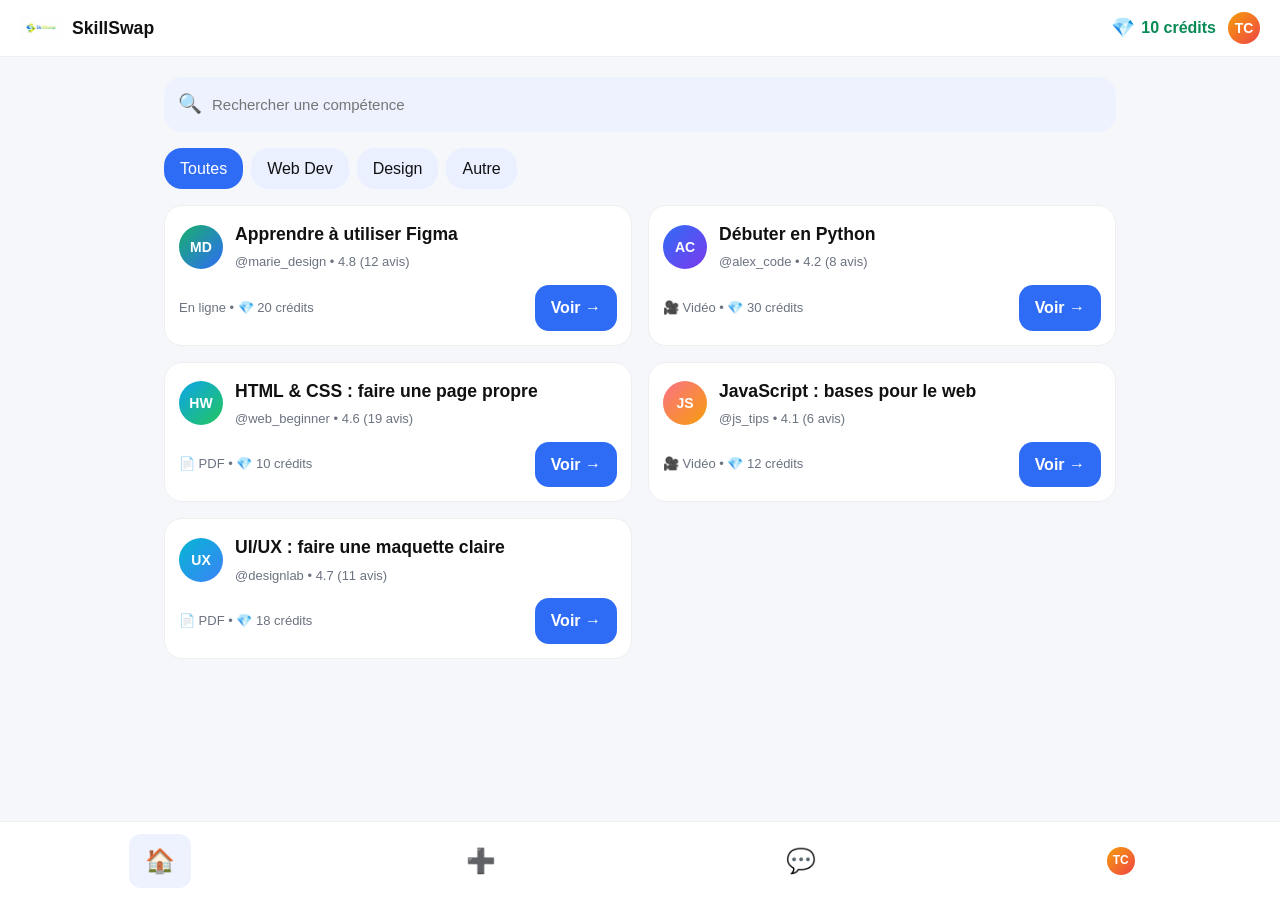
<file: mvp/frontend/index.html>
<!DOCTYPE html>
<html lang="fr">
<head>
    <meta charset="UTF-8">
    <meta name="viewport" content="width=device-width, initial-scale=1.0">
    <title>SkillSwap - Accueil</title>
    <link rel="stylesheet" href="style.css">
</head>
<body>
    <!-- Header avec logo et crédits -->
    <header class="topbar">
        <div class="brand">
            <img class="logo" src="assets/logo.png" alt="SkillSwap Logo">
            <span class="brand-name">SkillSwap</span>
        </div>
        
        <div class="header-right">
            <div class="credits">
                <span class="gem">💎</span>
                <span id="creditsValue">10 crédits</span>
            </div>
            <a href="profil.html" class="profile-dot-link">TC</a>
        </div>
    </header>

    <main class="container">
        <!-- Barre de recherche -->
        <div class="searchbar">
            <span class="search-ico">🔍</span>
            <input id="searchInput" type="search" placeholder="Rechercher une compétence">
        </div>

        <!-- TODO: Ajouter plus d'onglets quand on pourra -->
        <div class="tabs">
            <a class="tab active" href="index.html">Toutes</a>
            <a class="tab" href="#" data-filter="web">Web Dev</a>
            <a class="tab" href="#" data-filter="design">Design</a>
            <a class="tab" href="#" data-filter="autre">Autre</a>
        </div>

        <!-- Grille des cartes de compétences -->
        <section id="cards" class="cards">
            
            <!-- Card Figma -->
            <article class="card" data-category="design">
                <div class="card-head">
                    <div class="avatar" style="background: linear-gradient(135deg, #18b06a, #2f6cf6);">MD</div>
                    <div>
                        <h3 class="card-title">Apprendre à utiliser Figma</h3>
                        <p class="muted small">@marie_design • 4.8 (12 avis)</p>
                    </div>
                </div>
                <div class="card-footer">
                    <span class="muted small">En ligne • 💎 20 crédits</span>
                    <a class="btn btn-blue" href="detail-figma.html">Voir →</a>
                </div>
            </article>

            <!-- Card Python -->
            <article class="card" data-category="web">
                <div class="card-head">
                    <div class="avatar" style="background: linear-gradient(135deg, #2f6cf6, #7c3aed);">AC</div>
                    <div>
                        <h3 class="card-title">Débuter en Python</h3>
                        <p class="muted small">@alex_code • 4.2 (8 avis)</p>
                    </div>
                </div>
                <div class="card-footer">
                    <span class="muted small">🎥 Vidéo • 💎 30 crédits</span>
                    <a class="btn btn-blue" href="detail-python.html">Voir →</a>
                </div>
            </article>

            <!-- Card HTML CSS -->
            <article class="card" data-category="web">
                <div class="card-head">
                    <div class="avatar" style="background: linear-gradient(135deg, #0ea5e9, #22c55e);">HW</div>
                    <div>
                        <h3 class="card-title">HTML & CSS : faire une page propre</h3>
                        <p class="muted small">@web_beginner • 4.6 (19 avis)</p>
                    </div>
                </div>
                <div class="card-footer">
                    <span class="muted small">📄 PDF • 💎 10 crédits</span>
                    <a class="btn btn-blue" href="detail-html-css.html">Voir →</a>
                </div>
            </article>

            <!-- Card JavaScript -->
            <article class="card" data-category="web">
                <div class="card-head">
                    <div class="avatar" style="background: linear-gradient(135deg, #fb7185, #f59e0b);">JS</div>
                    <div>
                        <h3 class="card-title">JavaScript : bases pour le web</h3>
                        <p class="muted small">@js_tips • 4.1 (6 avis)</p>
                    </div>
                </div>
                <div class="card-footer">
                    <span class="muted small">🎥 Vidéo • 💎 12 crédits</span>
                    <a class="btn btn-blue" href="detail-javascript.html">Voir →</a>
                </div>
            </article>

            <!-- Card UI/UX -->
            <article class="card" data-category="design">
                <div class="card-head">
                    <div class="avatar" style="background: linear-gradient(135deg, #06b6d4, #3b82f6);">UX</div>
                    <div>
                        <h3 class="card-title">UI/UX : faire une maquette claire</h3>
                        <p class="muted small">@designlab • 4.7 (11 avis)</p>
                    </div>
                </div>
                <div class="card-footer">
                    <span class="muted small">📄 PDF • 💎 18 crédits</span>
                    <a class="btn btn-blue" href="detail-uiux.html">Voir →</a>
                </div>
            </article>

        </section>
    </main>

    <!-- Navigation bottom bar -->
    <nav class="bottom-nav">
        <a href="index.html" class="nav-item active">
            <span class="nav-icon">🏠</span>
        </a>
        <a href="ajout.html" class="nav-item">
            <span class="nav-icon">➕</span>
        </a>
        <a href="discussions.html" class="nav-item">
            <span class="nav-icon">💬</span>
        </a>
        <a href="profil.html" class="nav-item">
            <span class="nav-icon profile-icon">TC</span>
        </a>
    </nav>

    <script src="script.js"></script>
</body>
</html>
</file>
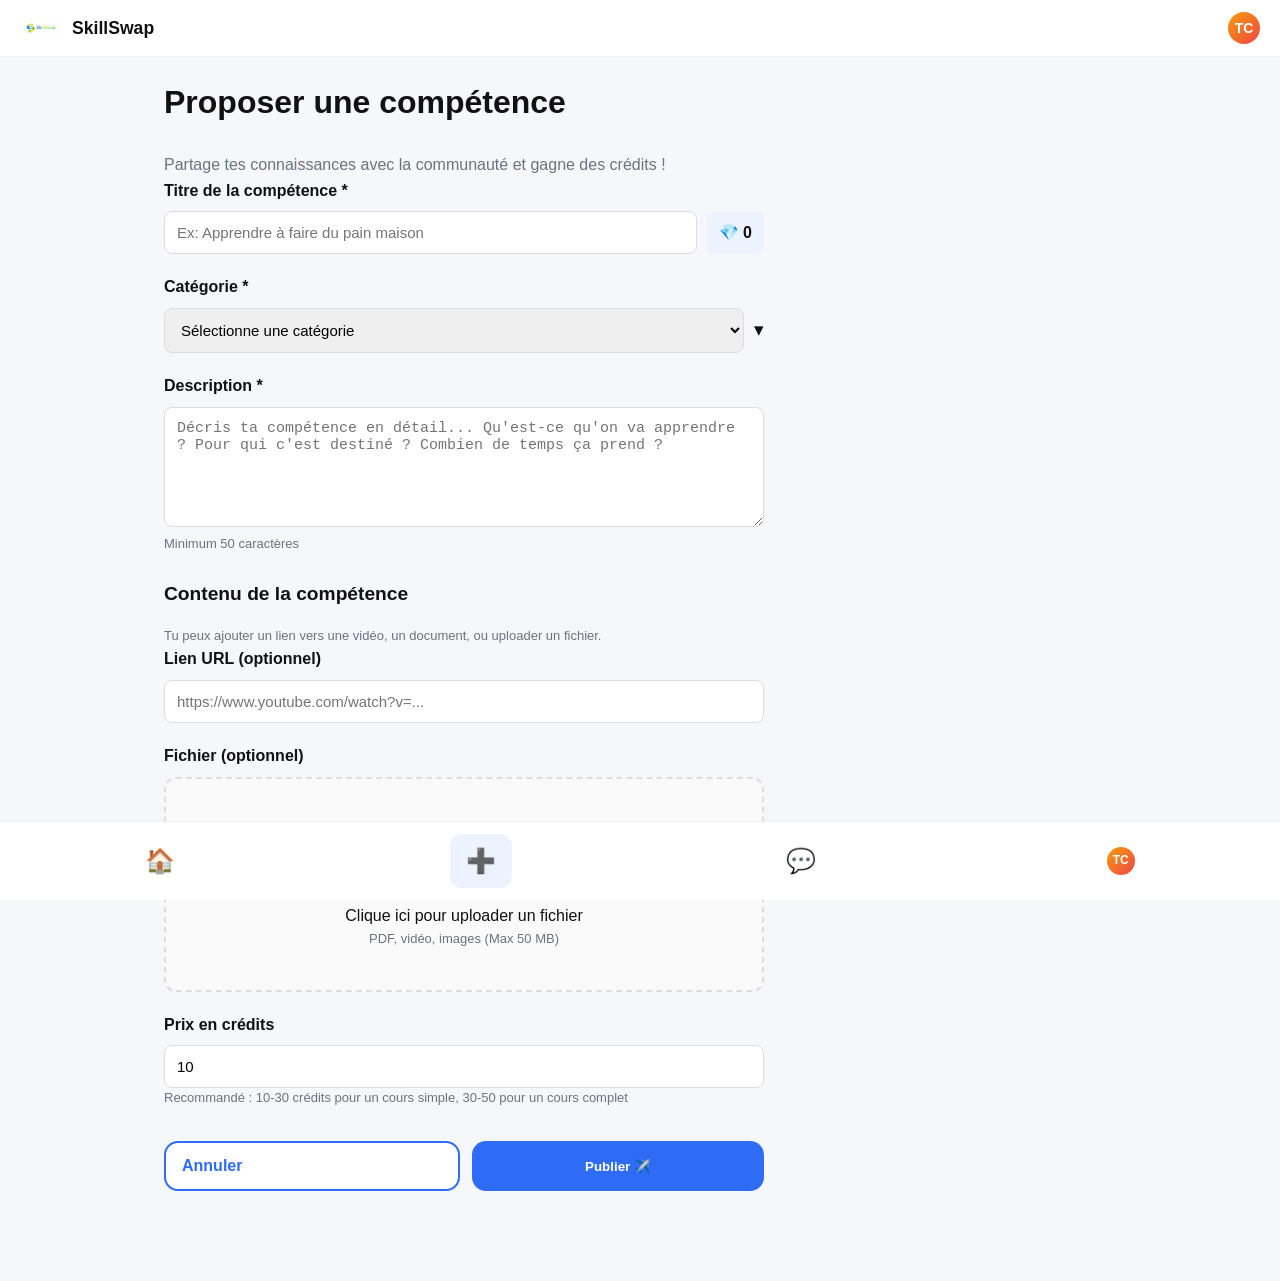
<file: mvp/frontend/ajout.html>
<!DOCTYPE html>
<html lang="fr">
<head>
    <meta charset="UTF-8">
    <meta name="viewport" content="width=device-width, initial-scale=1.0">
    <title>SkillSwap - Proposer une compétence</title>
    <link rel="stylesheet" href="style.css">
</head>
<body>
    <header class="topbar">
        <div class="brand">
            <img class="logo" src="assets/logo.png" alt="SkillSwap Logo">
            <span class="brand-name">SkillSwap</span>
        </div>
        
        <a href="profil.html" class="profile-dot-link">TC</a>
    </header>

    <main class="container">
        <h1 class="page-title">Proposer une compétence</h1>
        <p class="muted">Partage tes connaissances avec la communauté et gagne des crédits !</p>

        <form class="form">
            <div class="field">
                <label for="skillTitle">Titre de la compétence *</label>
                <div class="row">
                    <input type="text" id="skillTitle" placeholder="Ex: Apprendre à faire du pain maison" required>
                    <div class="credits-mini">
                        💎 <span id="priceValue">0</span> 
                        <!-- TODO: Ajouter un vrai système de pricing dynamique -->
                    </div>
                </div>
            </div>

            <div class="field">
                <label for="category">Catégorie *</label>
                <div class="row">
                    <select id="category" style="width: 100%; padding: 12px; border: 1px solid #ddd; border-radius: 8px;">
                        <option value="">Sélectionne une catégorie</option>
                        <option value="web">Développement Web</option>
                        <option value="design">Design & UI/UX</option>
                        <option value="cuisine">Cuisine & Gastronomie</option>
                        <option value="sport">Sport & Fitness</option>
                        <option value="musique">Musique & Audio</option>
                        <option value="langues">Langues étrangères</option>
                        <option value="autre">Autre</option>
                    </select>
                    <span class="select-arrow">▾</span>
                </div>
            </div>

            <div class="field">
                <label for="description">Description *</label>
                <textarea id="description" placeholder="Décris ta compétence en détail... Qu'est-ce qu'on va apprendre ? Pour qui c'est destiné ? Combien de temps ça prend ?" required></textarea>
                <p class="muted small">Minimum 50 caractères</p>
            </div>

            <h2 class="page-subtitle">Contenu de la compétence</h2>
            <p class="muted small">Tu peux ajouter un lien vers une vidéo, un document, ou uploader un fichier.</p>

            <div class="field">
                <label for="contentUrl">Lien URL (optionnel)</label>
                <input type="url" id="contentUrl" placeholder="https://www.youtube.com/watch?v=...">
            </div>

            <div class="field">
                <label for="fileUpload">Fichier (optionnel)</label>
                <div class="upload-box" id="uploadBox">
                    <span class="upload-icon">📁</span>
                    <p>Clique ici pour uploader un fichier</p>
                    <p class="muted small">PDF, vidéo, images (Max 50 MB)</p>
                </div>
                <input type="file" id="fileUpload" style="display: none;" accept=".pdf,.mp4,.mov,.jpg,.jpeg,.png">
            </div>

            <div class="field">
                <label for="price">Prix en crédits</label>
                <input type="number" id="price" placeholder="10" min="0" max="100" value="10">
                <p class="muted small">Recommandé : 10-30 crédits pour un cours simple, 30-50 pour un cours complet</p>
            </div>

            <div class="actions">
                <a class="btn btn-outline" href="index.html">Annuler</a>
                <button class="btn btn-blue" type="submit">Publier ✈️</button>
            </div>
        </form>
    </main>

    <!-- Navigation bottom bar -->
    <nav class="bottom-nav">
        <a href="index.html" class="nav-item">
            <span class="nav-icon">🏠</span>
        </a>
        <a href="ajout.html" class="nav-item active">
            <span class="nav-icon">➕</span>
        </a>
        <a href="discussions.html" class="nav-item">
            <span class="nav-icon">💬</span>
        </a>
        <a href="profil.html" class="nav-item">
            <span class="nav-icon profile-icon">TC</span>
        </a>
    </nav>

    <script src="script.js"></script>
    
    <script>
        // Gestion de l'upload de fichier
        const uploadBox = document.getElementById('uploadBox');
        const fileInput = document.getElementById('fileUpload');
        
        uploadBox.addEventListener('click', () => {
            fileInput.click();
        });
        
        fileInput.addEventListener('change', (e) => {
            if (e.target.files.length > 0) {
                const fileName = e.target.files[0].name;
                uploadBox.innerHTML = `
                    <span class="upload-icon">✅</span>
                    <p><strong>${fileName}</strong></p>
                    <p class="muted small">Fichier sélectionné</p>
                `;
                console.log('Fichier uploadé:', fileName);
            }
        });
        
        // Mise à jour du prix affiché
        priceInput.addEventListener('input', (e) => {
    priceDisplay.textContent = e.target.value; });
        
        if (priceInput && priceDisplay) {
            priceInput.addEventListener('input', (e) => {
                priceDisplay.textContent = e.target.value;
            });
        }
    </script>
</body>
</html>
</file>
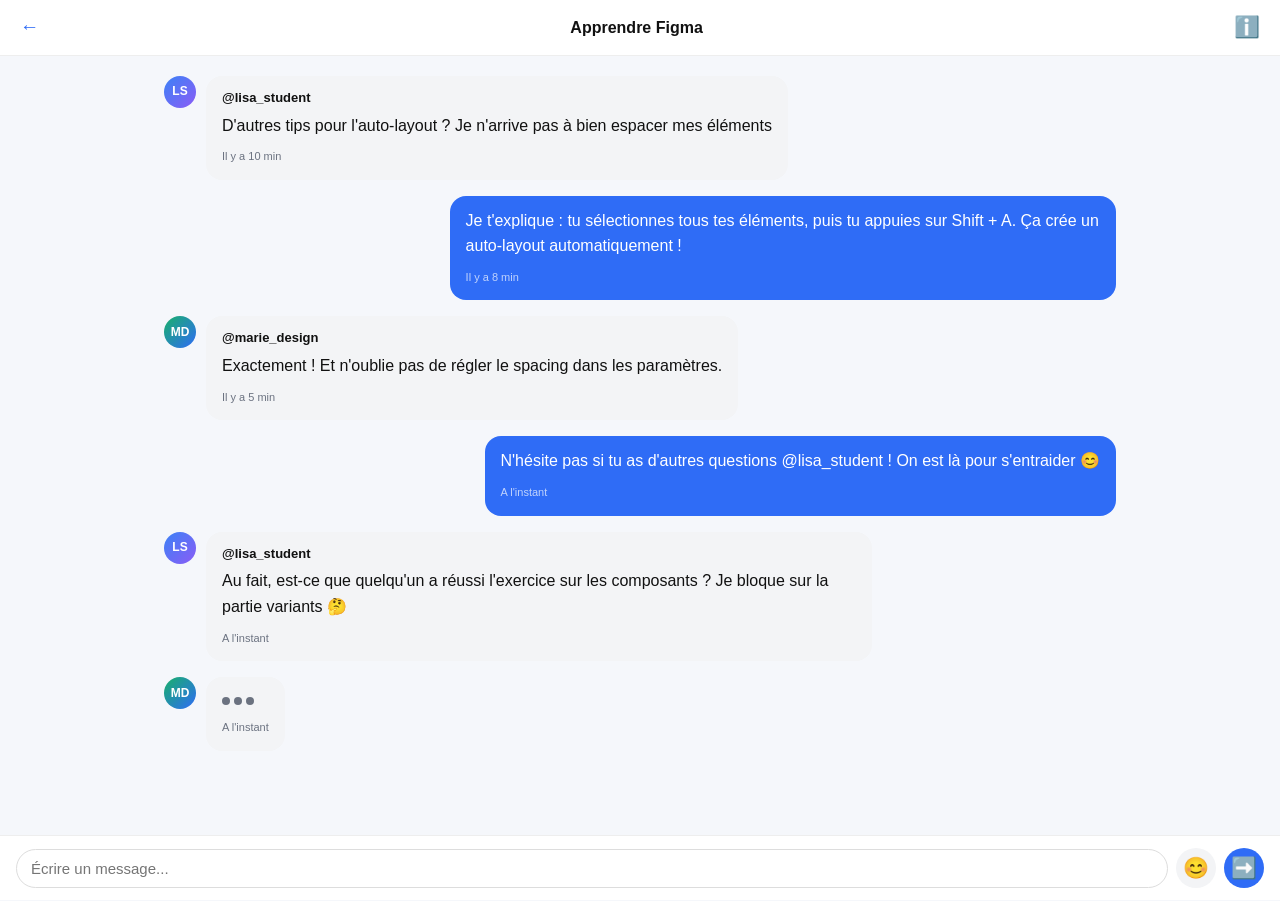
<file: mvp/frontend/chat.html>
<!DOCTYPE html>
<html lang="fr">
<head>
    <meta charset="UTF-8">
    <meta name="viewport" content="width=device-width, initial-scale=1.0">
    <title>SkillSwap - Chat</title>
    <link rel="stylesheet" href="style.css">
</head>
<body>
    <header class="topbar-chat">
        <a class="back" href="discussions.html">←</a>
        <div class="chat-header-info">
            <strong>Apprendre Figma</strong>
        </div>
        <button class="info-btn">ℹ️</button>
    </header>

    <main class="chat-container">
        <!-- Messages -->
        <div class="messages">
            
            <div class="message message-other">
                <div class="message-avatar">LS</div>
                <div class="message-bubble">
                    <strong class="message-author">@lisa_student</strong>
                    <p>D'autres tips pour l'auto-layout ? Je n'arrive pas à bien espacer mes éléments</p>
                    <span class="message-time">Il y a 10 min</span>
                </div>
            </div>

            <div class="message message-me">
                <div class="message-bubble">
                    <p>Je t'explique : tu sélectionnes tous tes éléments, puis tu appuies sur Shift + A. Ça crée un auto-layout automatiquement !</p>
                    <span class="message-time">Il y a 8 min</span>
                </div>
            </div>

            <div class="message message-other">
                <div class="message-avatar" style="background: linear-gradient(135deg, #18b06a, #2f6cf6);">MD</div>
                <div class="message-bubble">
                    <strong class="message-author">@marie_design</strong>
                    <p>Exactement ! Et n'oublie pas de régler le spacing dans les paramètres.</p>
                    <span class="message-time">Il y a 5 min</span>
                </div>
            </div>

            <div class="message message-me">
                <div class="message-bubble">
                    <p>N'hésite pas si tu as d'autres questions @lisa_student ! On est là pour s'entraider 😊</p>
                    <span class="message-time">A l'instant</span>
                </div>
            </div>

            <div class="message message-other">
                <div class="message-avatar">LS</div>
                <div class="message-bubble">
                    <strong class="message-author">@lisa_student</strong>
                    <p>Au fait, est-ce que quelqu'un a réussi l'exercice sur les composants ? Je bloque sur la partie variants 🤔</p>
                    <span class="message-time">A l'instant</span>
                </div>
            </div>

            <div class="message message-other typing">
                <div class="message-avatar" style="background: linear-gradient(135deg, #18b06a, #2f6cf6);">MD</div>
                <div class="message-bubble">
                    <div class="typing-indicator">
                        <span></span>
                        <span></span>
                        <span></span>
                    </div>
                    <span class="message-time">A l'instant</span>
                </div>
            </div>

        </div>
    </main>

    <!-- Input pour écrire un message -->
    <footer class="chat-input-container">
        <input type="text" class="chat-input" placeholder="Écrire un message..." id="messageInput">
        <button class="emoji-btn">😊</button>
        <button class="send-btn" id="sendBtn">➡️</button>
    </footer>

    <script src="script.js"></script>
    <script>
        // Gestion de l'envoi de message
        const input = document.getElementById('messageInput');
        const sendBtn = document.getElementById('sendBtn');
        const messagesContainer = document.querySelector('.messages');

        // FIXME: Ça marche pas encore super bien, faut que je règle ça
        sendBtn.addEventListener('click', () => {
    const messageDiv = document.createElement('div');
    messagesContainer.appendChild(messageDiv);
            });

                // Créer un nouveau message
                const messageDiv = document.createElement('div');
                messageDiv.className = 'message message-me';
                messageDiv.innerHTML = `
                    <div class="message-bubble">
                        <p>${text}</p>
                        <span class="message-time">A l'instant</span>
                    </div>
                `;
                
                // Retirer l'indicateur de typing
                const typingMsg = document.querySelector('.typing');
                if (typingMsg) typingMsg.remove();
                
                messagesContainer.appendChild(messageDiv);
                input.value = '';
                
                // Scroll vers le bas
                messagesContainer.scrollTop = messagesContainer.scrollHeight;
                
                console.log('Message envoyé:', text);
            }
        });

        // Envoyer avec Enter
        input.addEventListener('keypress', (e) => {
            if (e.key === 'Enter') {
                sendBtn.click();
            }
        });

        // Auto-scroll au chargement
        window.addEventListener('load', () => {
            messagesContainer.scrollTop = messagesContainer.scrollHeight;
        });
    </script>
</body>
</html>
</file>
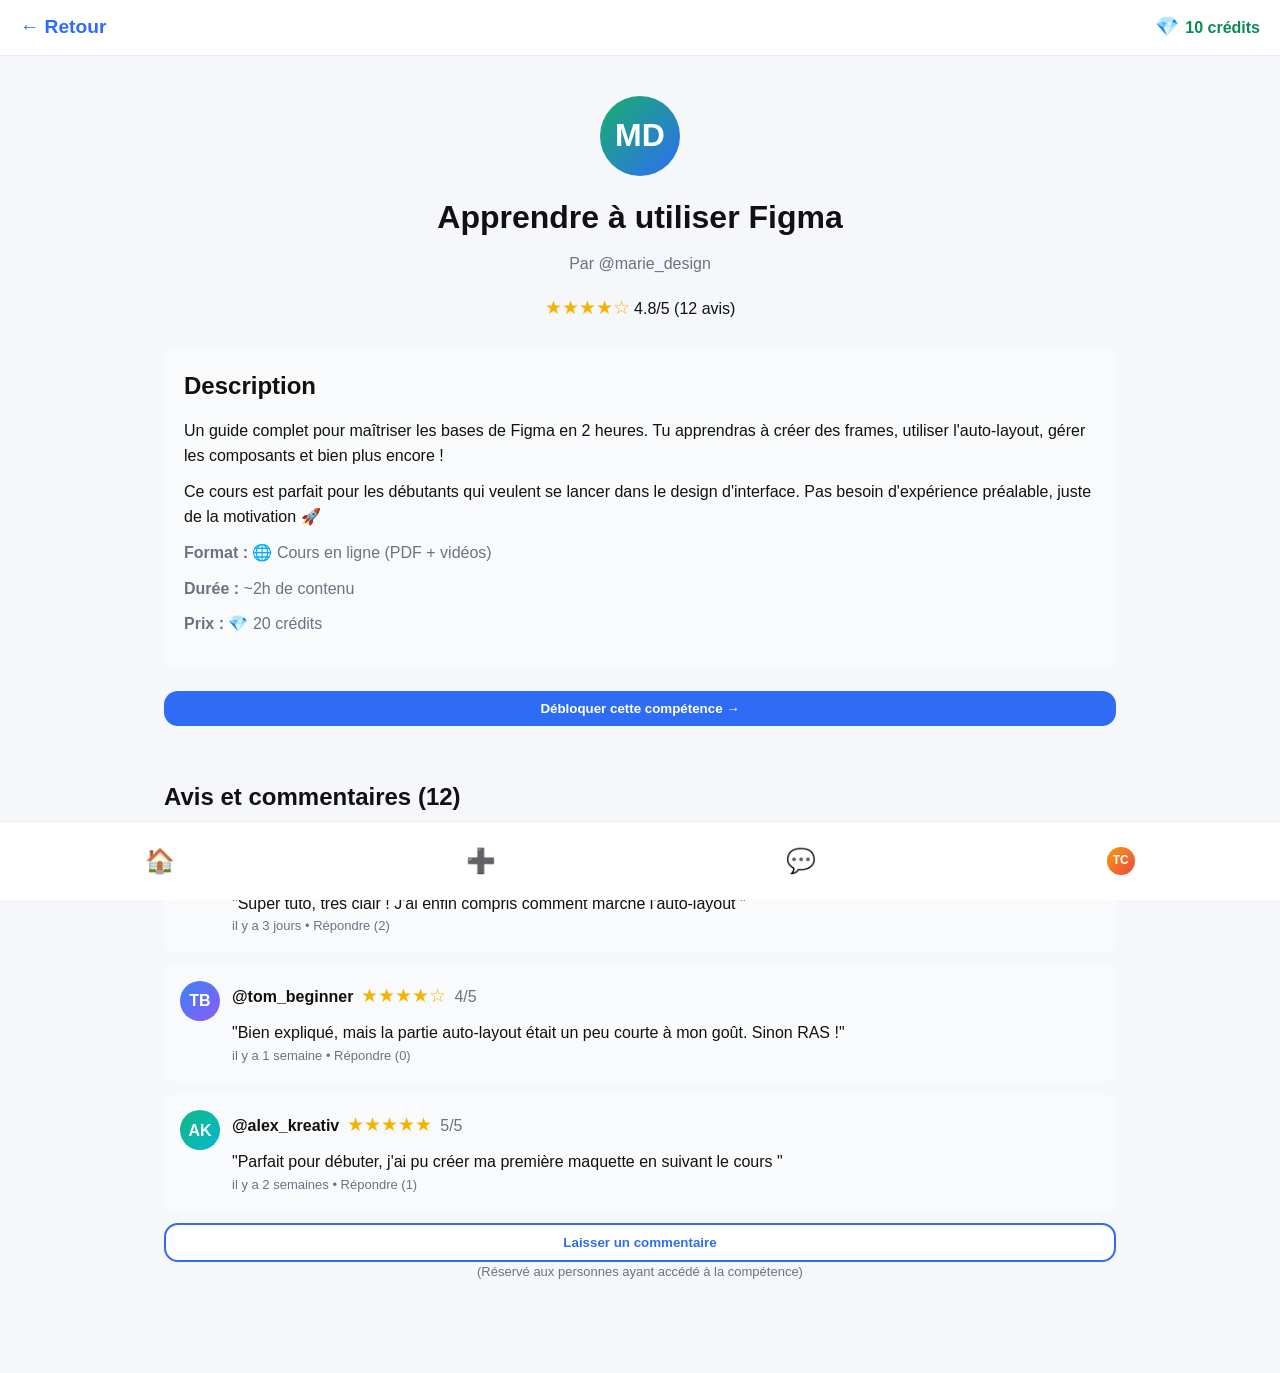
<file: mvp/frontend/detail-figma.html>
<!DOCTYPE html>
<html lang="fr">
<head>
    <meta charset="UTF-8">
    <meta name="viewport" content="width=device-width, initial-scale=1.0">
    <title>SkillSwap - Apprendre à utiliser Figma</title>
    <link rel="stylesheet" href="style.css">
</head>
<body>
    <header class="topbar">
        <a class="back" href="index.html">← Retour</a>
        
        <div class="credits">
            <span class="gem">💎</span>
            <span id="creditsValue">10 crédits</span>
        </div>
    </header>

    <main class="container">
        <div class="detail-head">
            <div class="big-avatar" style="background: linear-gradient(135deg, #18b06a, #2f6cf6);">MD</div>
            <h1 class="detail-title">Apprendre à utiliser Figma</h1>
            <p class="detail-author">Par @marie_design</p>

            <div class="detail-rating">
                <span class="stars">★★★★☆</span>
                <span>4.8/5 (12 avis)</span>
            </div>

            <div class="detail-desc">
                <h2>Description</h2>
                <p>
                    Un guide complet pour maîtriser les bases de Figma en 2 heures.
                    Tu apprendras à créer des frames, utiliser l'auto-layout, gérer les composants
                    et bien plus encore !
                </p>
                <p>
                    Ce cours est parfait pour les débutants qui veulent se lancer dans le design d'interface.
                    Pas besoin d'expérience préalable, juste de la motivation 🚀
                </p>

                <p class="muted"><strong>Format :</strong> 🌐 Cours en ligne (PDF + vidéos)</p>
                <p class="muted"><strong>Durée :</strong> ~2h de contenu</p>
                <p class="muted"><strong>Prix :</strong> 💎 20 crédits</p>
            </div>

            <button class="btn btn-blue full" onclick="unlockSkill(20, 'Figma')">
                Débloquer cette compétence →
            </button>
        </div>

        <!-- Section commentaires -->
        <div class="comments">
            <h2>Avis et commentaires (12)</h2>

            <div class="comment-card">
                <div class="mini-avatar" style="background: linear-gradient(135deg, #f59e0b, #ef4444);">LS</div>
                <div>
                    <div class="comment-top">
                        <strong>@lisa_student</strong>
                        <span class="stars small">★★★★★</span>
                        <span class="muted">5/5</span>
                    </div>
                    <p>"Super tuto, très clair ! J'ai enfin compris comment marche l'auto-layout "</p>
                    <p class="muted small">il y a 3 jours • Répondre (2)</p>
                </div>
            </div>

            <div class="comment-card">
                <div class="mini-avatar" style="background: linear-gradient(135deg, #3b82f6, #8b5cf6);">TB</div>
                <div>
                    <div class="comment-top">
                        <strong>@tom_beginner</strong>
                        <span class="stars small">★★★★☆</span>
                        <span class="muted">4/5</span>
                    </div>
                    <p>"Bien expliqué, mais la partie auto-layout était un peu courte à mon goût. Sinon RAS !"</p>
                    <p class="muted small">il y a 1 semaine • Répondre (0)</p>
                </div>
            </div>

            <div class="comment-card">
                <div class="mini-avatar" style="background: linear-gradient(135deg, #10b981, #06b6d4);">AK</div>
                <div>
                    <div class="comment-top">
                        <strong>@alex_kreativ</strong>
                        <span class="stars small">★★★★★</span>
                        <span class="muted">5/5</span>
                    </div>
                    <p>"Parfait pour débuter, j'ai pu créer ma première maquette en suivant le cours "</p>
                    <p class="muted small">il y a 2 semaines • Répondre (1)</p>
                </div>
            </div>

            <button class="btn btn-outline full">Laisser un commentaire</button>
            <p class="muted small center">(Réservé aux personnes ayant accédé à la compétence)</p>
        </div>
    </main>

    <!-- Navigation bottom bar -->
    <nav class="bottom-nav">
        <a href="index.html" class="nav-item">
            <span class="nav-icon">🏠</span>
        </a>
        <a href="ajout.html" class="nav-item">
            <span class="nav-icon">➕</span>
        </a>
        <a href="discussions.html" class="nav-item">
            <span class="nav-icon">💬</span>
        </a>
        <a href="profil.html" class="nav-item">
            <span class="nav-icon profile-icon">TC</span>
        </a>
    </nav>

    <script src="script.js"></script>
</body>
</html>
</file>
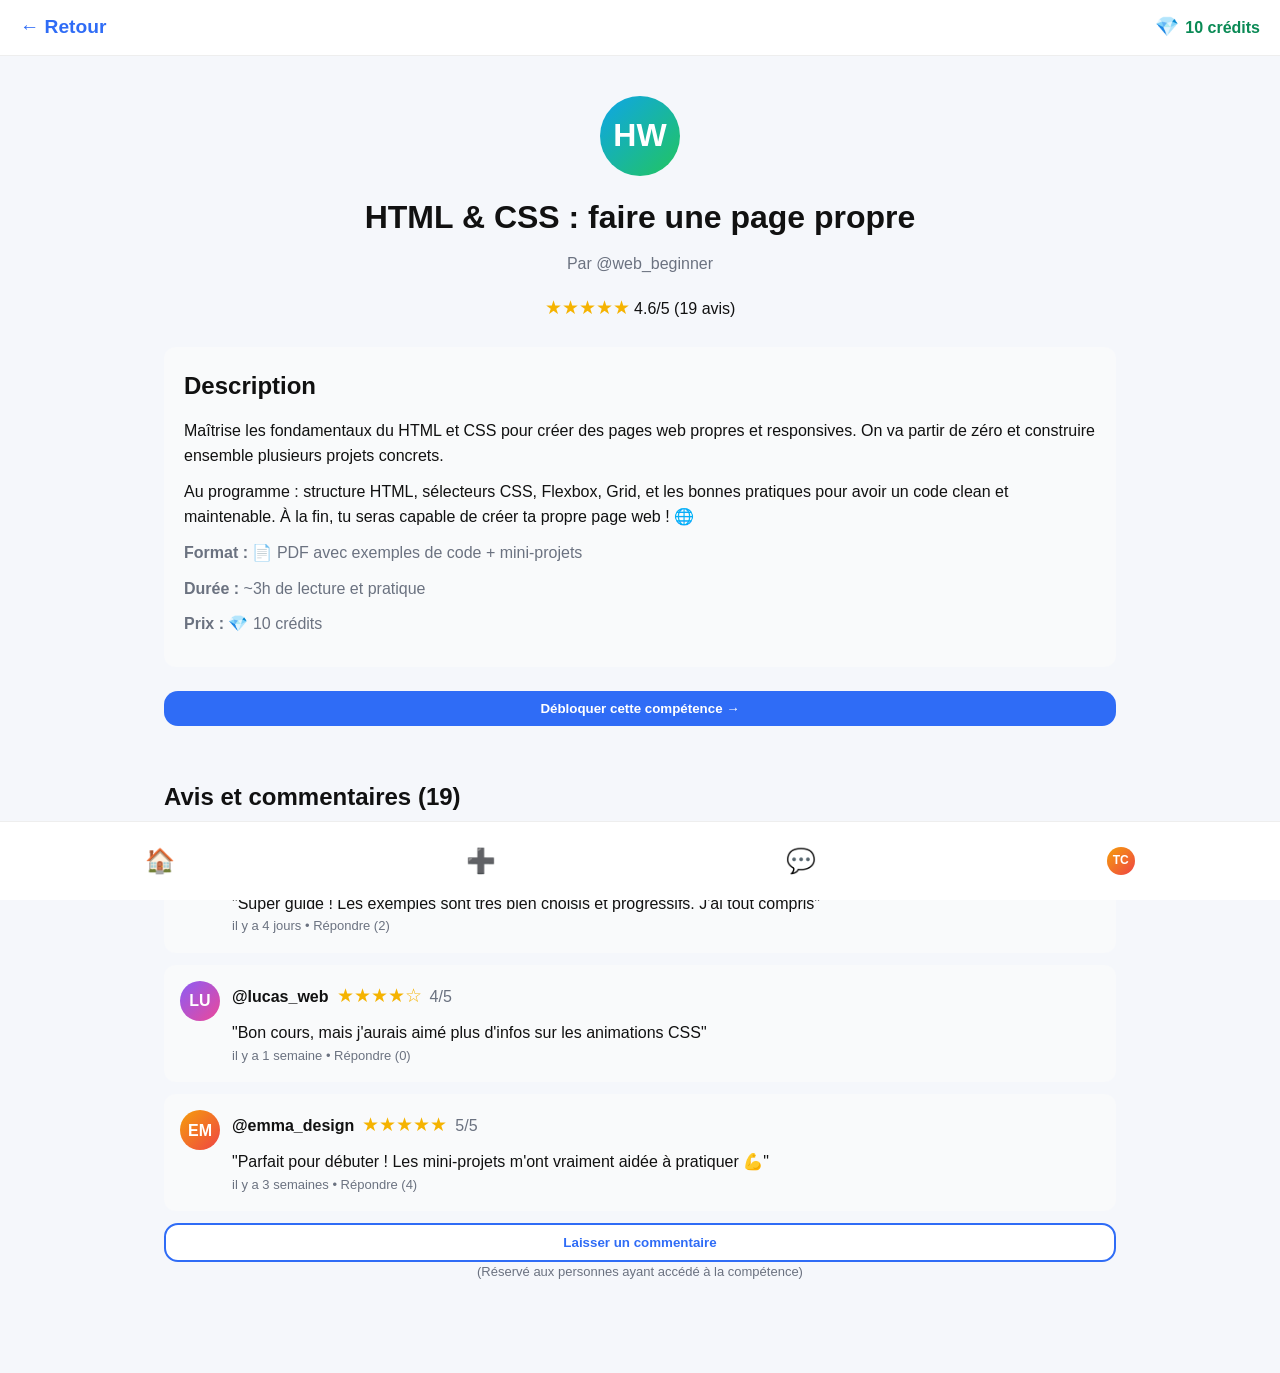
<file: mvp/frontend/detail-html-css.html>
<!DOCTYPE html>
<html lang="fr">
<head>
    <meta charset="UTF-8">
    <meta name="viewport" content="width=device-width, initial-scale=1.0">
    <title>SkillSwap - HTML & CSS : faire une page propre</title>
    <link rel="stylesheet" href="style.css">
</head>
<body>
    <header class="topbar">
        <a class="back" href="index.html">← Retour</a>
        
        <div class="credits">
            <span class="gem">💎</span>
            <span id="creditsValue">10 crédits</span>
        </div>
    </header>

    <main class="container">
        <div class="detail-head">
            <div class="big-avatar" style="background: linear-gradient(135deg, #0ea5e9, #22c55e);">HW</div>
            <h1 class="detail-title">HTML & CSS : faire une page propre</h1>
            <p class="detail-author">Par @web_beginner</p>

            <div class="detail-rating">
                <span class="stars">★★★★★</span>
                <span>4.6/5 (19 avis)</span>
            </div>

            <div class="detail-desc">
                <h2>Description</h2>
                <p>
                    Maîtrise les fondamentaux du HTML et CSS pour créer des pages web propres et responsives.
                    On va partir de zéro et construire ensemble plusieurs projets concrets.
                </p>
                <p>
                    Au programme : structure HTML, sélecteurs CSS, Flexbox, Grid, et les bonnes pratiques
                    pour avoir un code clean et maintenable. À la fin, tu seras capable de créer ta propre page web ! 🌐
                </p>

                <p class="muted"><strong>Format :</strong> 📄 PDF avec exemples de code + mini-projets</p>
                <p class="muted"><strong>Durée :</strong> ~3h de lecture et pratique</p>
                <p class="muted"><strong>Prix :</strong> 💎 10 crédits</p>
            </div>

            <button class="btn btn-blue full" onclick="unlockSkill(10, 'HTML CSS')">
                Débloquer cette compétence →
            </button>
        </div>

        <!-- Section commentaires -->
        <div class="comments">
            <h2>Avis et commentaires (19)</h2>

            <div class="comment-card">
                <div class="mini-avatar" style="background: linear-gradient(135deg, #22c55e, #0ea5e9);">SO</div>
                <div>
                    <div class="comment-top">
                        <strong>@sophie_dev</strong>
                        <span class="stars small">★★★★★</span>
                        <span class="muted">5/5</span>
                    </div>
                    <p>"Super guide ! Les exemples sont très bien choisis et progressifs. J'ai tout compris"</p>
                    <p class="muted small">il y a 4 jours • Répondre (2)</p>
                </div>
            </div>

            <div class="comment-card">
                <div class="mini-avatar" style="background: linear-gradient(135deg, #8b5cf6, #ec4899);">LU</div>
                <div>
                    <div class="comment-top">
                        <strong>@lucas_web</strong>
                        <span class="stars small">★★★★☆</span>
                        <span class="muted">4/5</span>
                    </div>
                    <p>"Bon cours, mais j'aurais aimé plus d'infos sur les animations CSS"</p>
                    <p class="muted small">il y a 1 semaine • Répondre (0)</p>
                </div>
            </div>

            <div class="comment-card">
                <div class="mini-avatar" style="background: linear-gradient(135deg, #f59e0b, #ef4444);">EM</div>
                <div>
                    <div class="comment-top">
                        <strong>@emma_design</strong>
                        <span class="stars small">★★★★★</span>
                        <span class="muted">5/5</span>
                    </div>
                    <p>"Parfait pour débuter ! Les mini-projets m'ont vraiment aidée à pratiquer 💪"</p>
                    <p class="muted small">il y a 3 semaines • Répondre (4)</p>
                </div>
            </div>

            <button class="btn btn-outline full">Laisser un commentaire</button>
            <p class="muted small center">(Réservé aux personnes ayant accédé à la compétence)</p>
        </div>
    </main>

    <!-- Navigation bottom bar -->
    <nav class="bottom-nav">
        <a href="index.html" class="nav-item">
            <span class="nav-icon">🏠</span>
        </a>
        <a href="ajout.html" class="nav-item">
            <span class="nav-icon">➕</span>
        </a>
        <a href="discussions.html" class="nav-item">
            <span class="nav-icon">💬</span>
        </a>
        <a href="profil.html" class="nav-item">
            <span class="nav-icon profile-icon">TC</span>
        </a>
    </nav>

    <script src="script.js"></script>
</body>
</html>
</file>
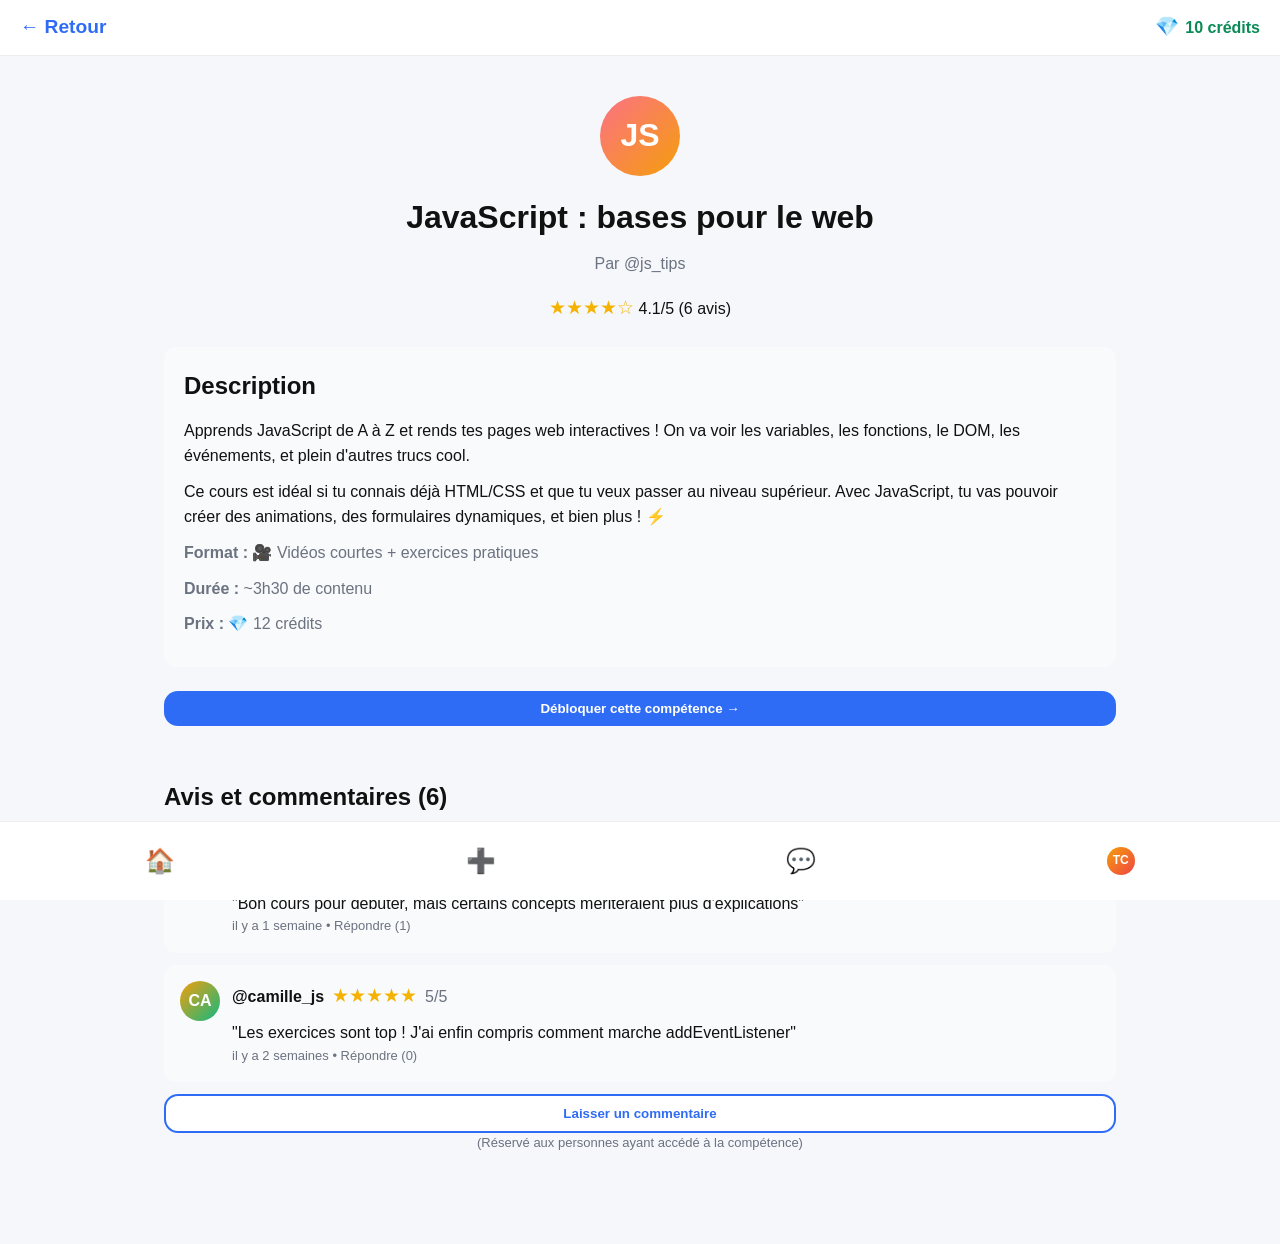
<file: mvp/frontend/detail-javascript.html>
<!DOCTYPE html>
<html lang="fr">
<head>
    <meta charset="UTF-8">
    <meta name="viewport" content="width=device-width, initial-scale=1.0">
    <title>SkillSwap - JavaScript : bases pour le web</title>
    <link rel="stylesheet" href="style.css">
</head>
<body>
    <header class="topbar">
        <a class="back" href="index.html">← Retour</a>
        
        <div class="credits">
            <span class="gem">💎</span>
            <span id="creditsValue">10 crédits</span>
        </div>
    </header>

    <main class="container">
        <div class="detail-head">
            <div class="big-avatar" style="background: linear-gradient(135deg, #fb7185, #f59e0b);">JS</div>
            <h1 class="detail-title">JavaScript : bases pour le web</h1>
            <p class="detail-author">Par @js_tips</p>

            <div class="detail-rating">
                <span class="stars">★★★★☆</span>
                <span>4.1/5 (6 avis)</span>
            </div>

            <div class="detail-desc">
                <h2>Description</h2>
                <p>
                    Apprends JavaScript de A à Z et rends tes pages web interactives !
                    On va voir les variables, les fonctions, le DOM, les événements, et plein d'autres trucs cool.
                </p>
                <p>
                    Ce cours est idéal si tu connais déjà HTML/CSS et que tu veux passer au niveau supérieur.
                    Avec JavaScript, tu vas pouvoir créer des animations, des formulaires dynamiques, et bien plus ! ⚡
                </p>

                <p class="muted"><strong>Format :</strong> 🎥 Vidéos courtes + exercices pratiques</p>
                <p class="muted"><strong>Durée :</strong> ~3h30 de contenu</p>
                <p class="muted"><strong>Prix :</strong> 💎 12 crédits</p>
            </div>

            <button class="btn btn-blue full" onclick="unlockSkill(12, 'JavaScript')">
                Débloquer cette compétence →
            </button>
        </div>

        <!-- Section commentaires -->
        <div class="comments">
            <h2>Avis et commentaires (6)</h2>

            <div class="comment-card">
                <div class="mini-avatar" style="background: linear-gradient(135deg, #3b82f6, #06b6d4);">TH</div>
                <div>
                    <div class="comment-top">
                        <strong>@theo_dev</strong>
                        <span class="stars small">★★★★☆</span>
                        <span class="muted">4/5</span>
                    </div>
                    <p>"Bon cours pour débuter, mais certains concepts mériteraient plus d'explications"</p>
                    <p class="muted small">il y a 1 semaine • Répondre (1)</p>
                </div>
            </div>

            <div class="comment-card">
                <div class="mini-avatar" style="background: linear-gradient(135deg, #f59e0b, #10b981);">CA</div>
                <div>
                    <div class="comment-top">
                        <strong>@camille_js</strong>
                        <span class="stars small">★★★★★</span>
                        <span class="muted">5/5</span>
                    </div>
                    <p>"Les exercices sont top ! J'ai enfin compris comment marche addEventListener"</p>
                    <p class="muted small">il y a 2 semaines • Répondre (0)</p>
                </div>
            </div>

            <button class="btn btn-outline full">Laisser un commentaire</button>
            <p class="muted small center">(Réservé aux personnes ayant accédé à la compétence)</p>
        </div>
    </main>

    <!-- Navigation bottom bar -->
    <nav class="bottom-nav">
        <a href="index.html" class="nav-item">
            <span class="nav-icon">🏠</span>
        </a>
        <a href="ajout.html" class="nav-item">
            <span class="nav-icon">➕</span>
        </a>
        <a href="discussions.html" class="nav-item">
            <span class="nav-icon">💬</span>
        </a>
        <a href="profil.html" class="nav-item">
            <span class="nav-icon profile-icon">TC</span>
        </a>
    </nav>

    <script src="script.js"></script>
</body>
</html>
</file>
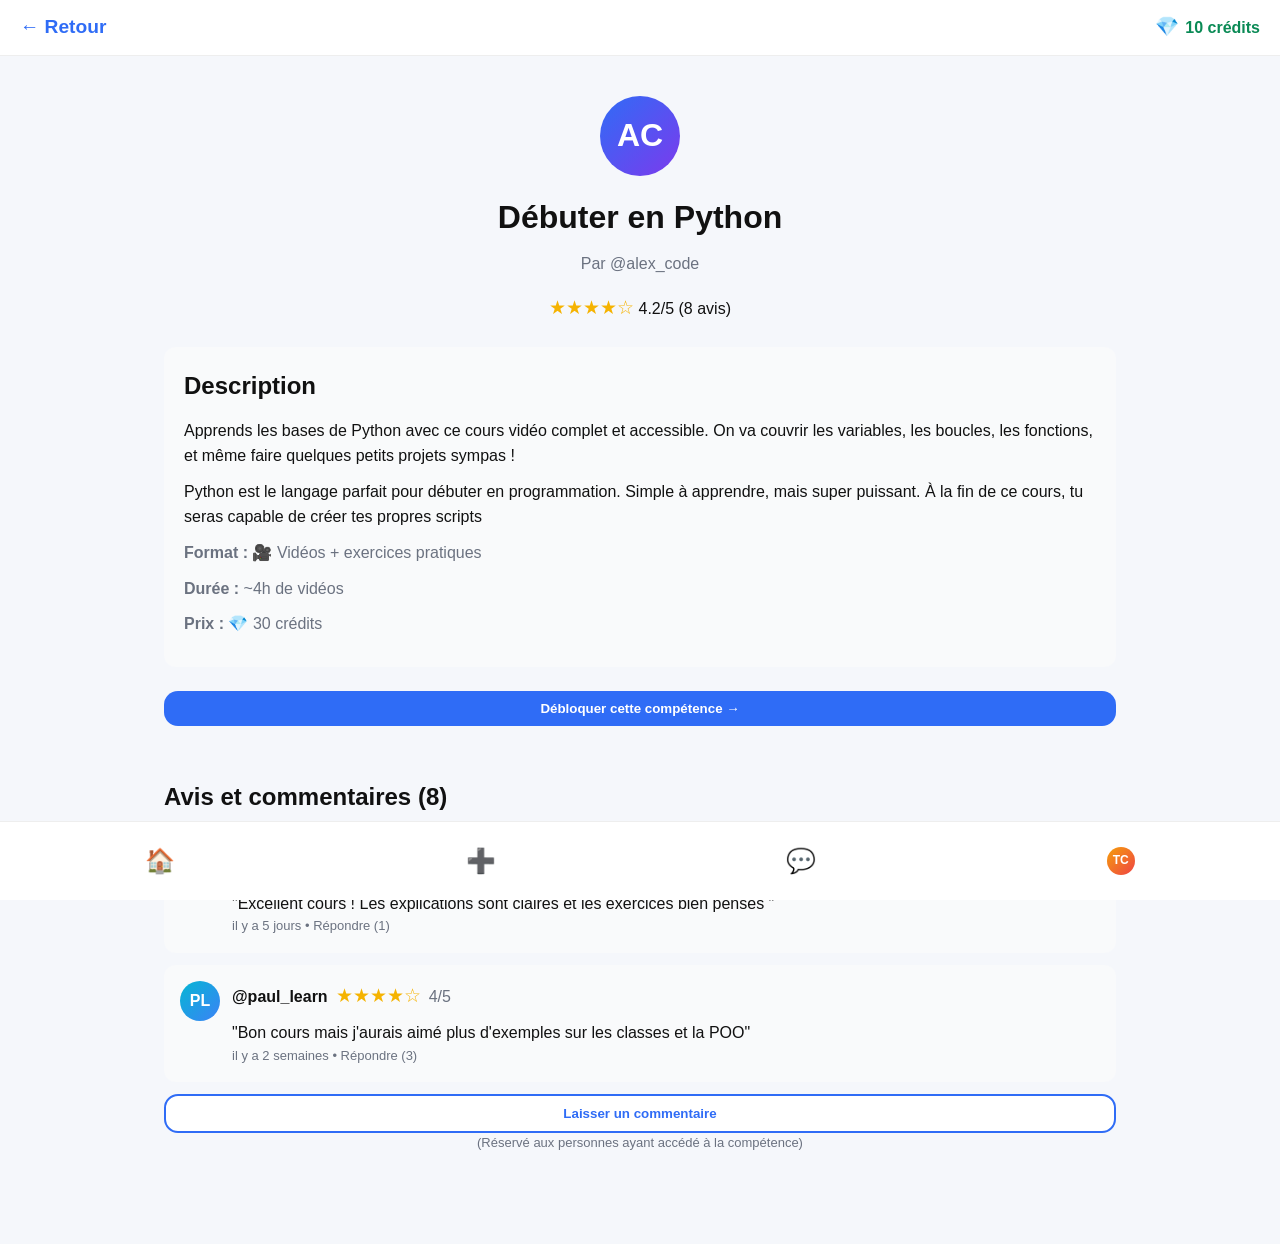
<file: mvp/frontend/detail-python.html>
<!DOCTYPE html>
<html lang="fr">
<head>
    <meta charset="UTF-8">
    <meta name="viewport" content="width=device-width, initial-scale=1.0">
    <title>SkillSwap - Débuter en Python</title>
    <link rel="stylesheet" href="style.css">
</head>
<body>
    <header class="topbar">
        <a class="back" href="index.html">← Retour</a>
        
        <div class="credits">
            <span class="gem">💎</span>
            <span id="creditsValue">10 crédits</span>
        </div>
    </header>

    <main class="container">
        <div class="detail-head">
            <div class="big-avatar" style="background: linear-gradient(135deg, #2f6cf6, #7c3aed);">AC</div>
            <h1 class="detail-title">Débuter en Python</h1>
            <p class="detail-author">Par @alex_code</p>

            <div class="detail-rating">
                <span class="stars">★★★★☆</span>
                <span>4.2/5 (8 avis)</span>
            </div>

            <div class="detail-desc">
                <h2>Description</h2>
                <p>
                    Apprends les bases de Python avec ce cours vidéo complet et accessible.
                    On va couvrir les variables, les boucles, les fonctions, et même faire quelques petits projets sympas !
                </p>
                <p>
                    Python est le langage parfait pour débuter en programmation. Simple à apprendre, 
                    mais super puissant. À la fin de ce cours, tu seras capable de créer tes propres scripts 
                </p>

                <p class="muted"><strong>Format :</strong> 🎥 Vidéos + exercices pratiques</p>
                <p class="muted"><strong>Durée :</strong> ~4h de vidéos</p>
                <p class="muted"><strong>Prix :</strong> 💎 30 crédits</p>
            </div>

            <button class="btn btn-blue full" onclick="unlockSkill(30, 'Python')">
                Débloquer cette compétence →
            </button>
        </div>

        <!-- Section commentaires -->
        <div class="comments">
            <h2>Avis et commentaires (8)</h2>

            <div class="comment-card">
                <div class="mini-avatar" style="background: linear-gradient(135deg, #ef4444, #f59e0b);">MJ</div>
                <div>
                    <div class="comment-top">
                        <strong>@marie_junior</strong>
                        <span class="stars small">★★★★★</span>
                        <span class="muted">5/5</span>
                    </div>
                    <p>"Excellent cours ! Les explications sont claires et les exercices bien pensés "</p>
                    <p class="muted small">il y a 5 jours • Répondre (1)</p>
                </div>
            </div>

            <div class="comment-card">
                <div class="mini-avatar" style="background: linear-gradient(135deg, #06b6d4, #3b82f6);">PL</div>
                <div>
                    <div class="comment-top">
                        <strong>@paul_learn</strong>
                        <span class="stars small">★★★★☆</span>
                        <span class="muted">4/5</span>
                    </div>
                    <p>"Bon cours mais j'aurais aimé plus d'exemples sur les classes et la POO"</p>
                    <p class="muted small">il y a 2 semaines • Répondre (3)</p>
                </div>
            </div>

            <button class="btn btn-outline full">Laisser un commentaire</button>
            <p class="muted small center">(Réservé aux personnes ayant accédé à la compétence)</p>
        </div>
    </main>

    <!-- Navigation bottom bar -->
    <nav class="bottom-nav">
        <a href="index.html" class="nav-item">
            <span class="nav-icon">🏠</span>
        </a>
        <a href="ajout.html" class="nav-item">
            <span class="nav-icon">➕</span>
        </a>
        <a href="discussions.html" class="nav-item">
            <span class="nav-icon">💬</span>
        </a>
        <a href="profil.html" class="nav-item">
            <span class="nav-icon profile-icon">TC</span>
        </a>
    </nav>

    <script src="script.js"></script>
</body>
</html>
</file>
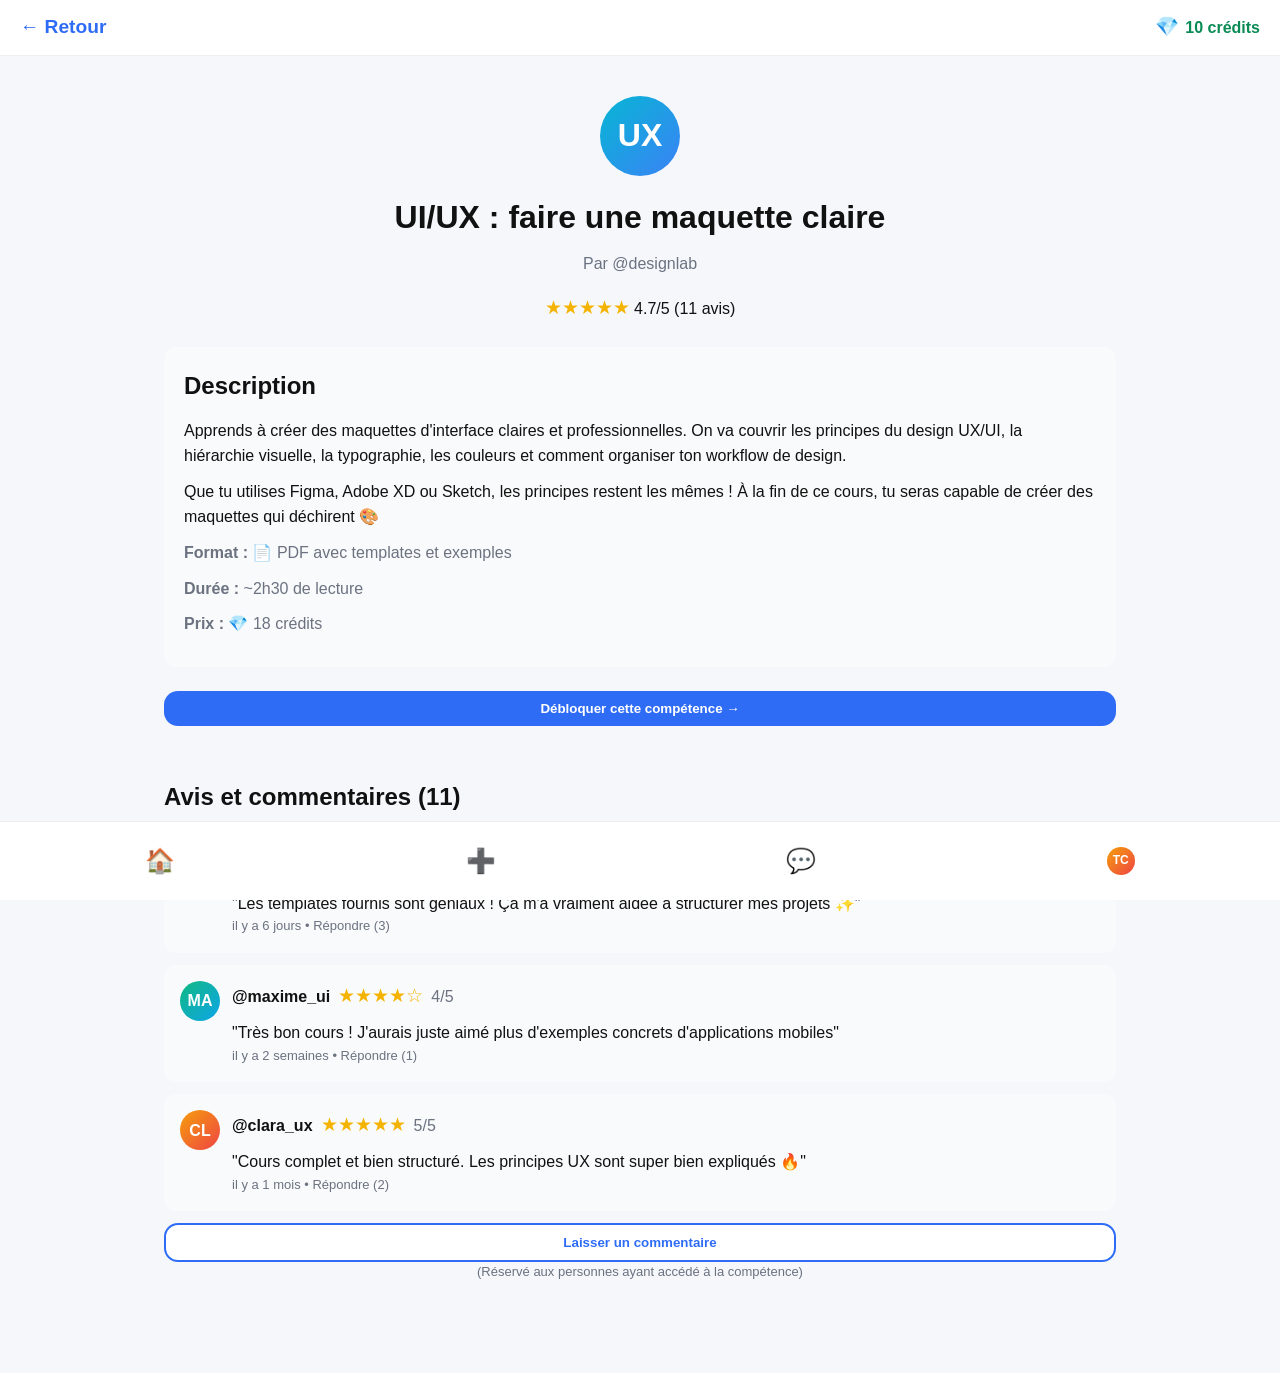
<file: mvp/frontend/detail-uiux.html>
<!DOCTYPE html>
<html lang="fr">
<head>
    <meta charset="UTF-8">
    <meta name="viewport" content="width=device-width, initial-scale=1.0">
    <title>SkillSwap - UI/UX : faire une maquette claire</title>
    <link rel="stylesheet" href="style.css">
</head>
<body>
    <header class="topbar">
        <a class="back" href="index.html">← Retour</a>
        
        <div class="credits">
            <span class="gem">💎</span>
            <span id="creditsValue">10 crédits</span>
        </div>
    </header>

    <main class="container">
        <div class="detail-head">
            <div class="big-avatar" style="background: linear-gradient(135deg, #06b6d4, #3b82f6);">UX</div>
            <h1 class="detail-title">UI/UX : faire une maquette claire</h1>
            <p class="detail-author">Par @designlab</p>

            <div class="detail-rating">
                <span class="stars">★★★★★</span>
                <span>4.7/5 (11 avis)</span>
            </div>

            <div class="detail-desc">
                <h2>Description</h2>
                <p>
                    Apprends à créer des maquettes d'interface claires et professionnelles.
                    On va couvrir les principes du design UX/UI, la hiérarchie visuelle, la typographie, 
                    les couleurs et comment organiser ton workflow de design.
                </p>
                <p>
                    Que tu utilises Figma, Adobe XD ou Sketch, les principes restent les mêmes !
                    À la fin de ce cours, tu seras capable de créer des maquettes qui déchirent 🎨
                </p>

                <p class="muted"><strong>Format :</strong> 📄 PDF avec templates et exemples</p>
                <p class="muted"><strong>Durée :</strong> ~2h30 de lecture</p>
                <p class="muted"><strong>Prix :</strong> 💎 18 crédits</p>
            </div>

            <button class="btn btn-blue full" onclick="unlockSkill(18, 'UI/UX')">
                Débloquer cette compétence →
            </button>
        </div>

        <!-- Section commentaires -->
        <div class="comments">
            <h2>Avis et commentaires (11)</h2>

            <div class="comment-card">
                <div class="mini-avatar" style="background: linear-gradient(135deg, #ec4899, #8b5cf6);">JU</div>
                <div>
                    <div class="comment-top">
                        <strong>@julie_design</strong>
                        <span class="stars small">★★★★★</span>
                        <span class="muted">5/5</span>
                    </div>
                    <p>"Les templates fournis sont géniaux ! Ça m'a vraiment aidée à structurer mes projets ✨"</p>
                    <p class="muted small">il y a 6 jours • Répondre (3)</p>
                </div>
            </div>

            <div class="comment-card">
                <div class="mini-avatar" style="background: linear-gradient(135deg, #10b981, #0ea5e9);">MA</div>
                <div>
                    <div class="comment-top">
                        <strong>@maxime_ui</strong>
                        <span class="stars small">★★★★☆</span>
                        <span class="muted">4/5</span>
                    </div>
                    <p>"Très bon cours ! J'aurais juste aimé plus d'exemples concrets d'applications mobiles"</p>
                    <p class="muted small">il y a 2 semaines • Répondre (1)</p>
                </div>
            </div>

            <div class="comment-card">
                <div class="mini-avatar" style="background: linear-gradient(135deg, #f59e0b, #ef4444);">CL</div>
                <div>
                    <div class="comment-top">
                        <strong>@clara_ux</strong>
                        <span class="stars small">★★★★★</span>
                        <span class="muted">5/5</span>
                    </div>
                    <p>"Cours complet et bien structuré. Les principes UX sont super bien expliqués 🔥"</p>
                    <p class="muted small">il y a 1 mois • Répondre (2)</p>
                </div>
            </div>

            <button class="btn btn-outline full">Laisser un commentaire</button>
            <p class="muted small center">(Réservé aux personnes ayant accédé à la compétence)</p>
        </div>
    </main>

    <!-- Navigation bottom bar -->
    <nav class="bottom-nav">
        <a href="index.html" class="nav-item">
            <span class="nav-icon">🏠</span>
        </a>
        <a href="ajout.html" class="nav-item">
            <span class="nav-icon">➕</span>
        </a>
        <a href="discussions.html" class="nav-item">
            <span class="nav-icon">💬</span>
        </a>
        <a href="profil.html" class="nav-item">
            <span class="nav-icon profile-icon">TC</span>
        </a>
    </nav>

    <script src="script.js"></script>
</body>
</html>
</file>
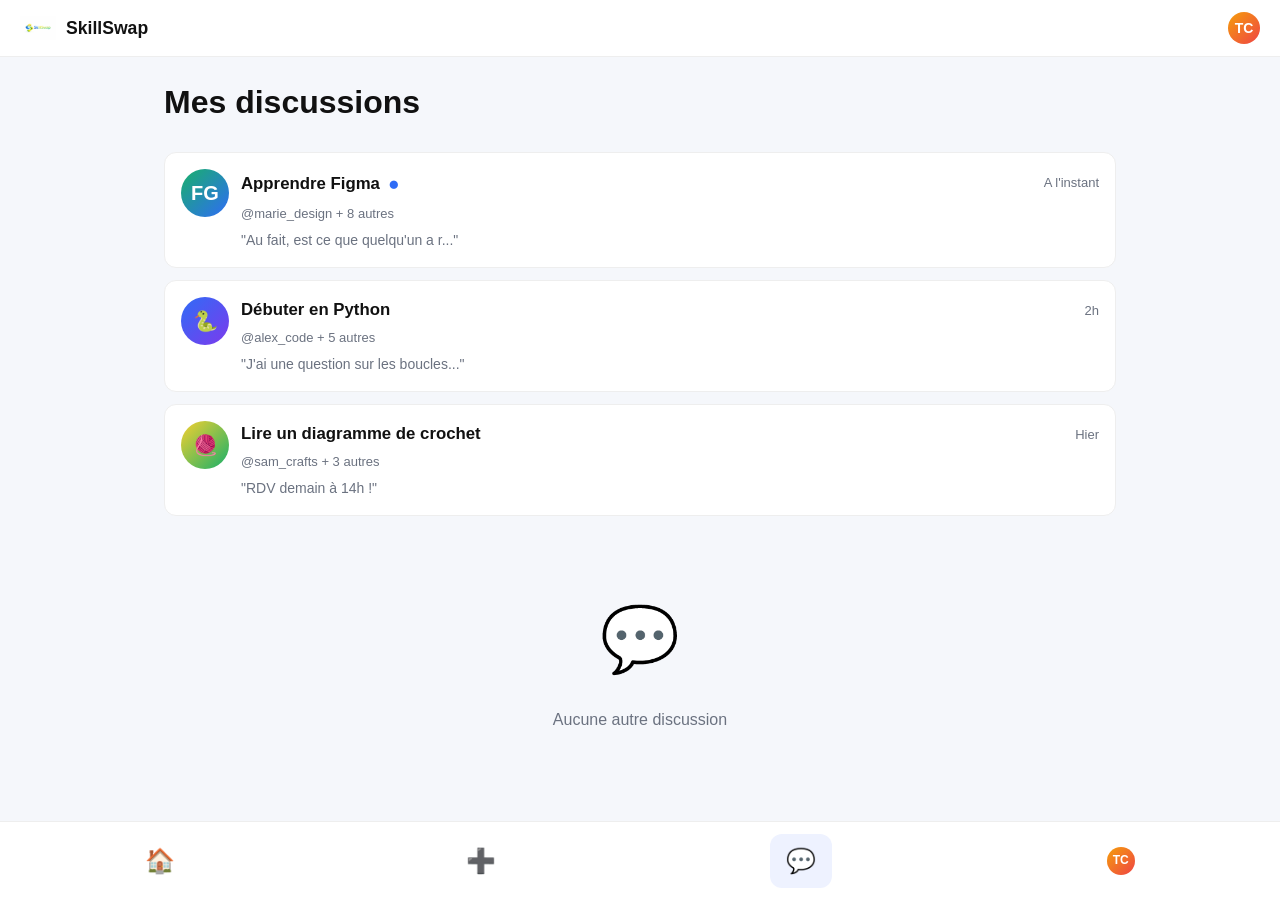
<file: mvp/frontend/discussions.html>
<!DOCTYPE html>
<html lang="fr">
<head>
    <meta charset="UTF-8">
    <meta name="viewport" content="width=device-width, initial-scale=1.0">
    <title>SkillSwap - Mes discussions</title>
    <link rel="stylesheet" href="style.css">
</head>
<body>
    <header class="topbar-simple">
        <div class="brand">
            <img class="logo-small" src="assets/logo.png" alt="SkillSwap">
            <span class="brand-name">SkillSwap</span>
        </div>
        <a href="profil.html" class="profile-dot-link">TC</a>
    </header>

    <main class="container">
        <h1 class="page-title">Mes discussions</h1>

        <!-- Liste des conversations -->
        <div class="discussions-list">
            
            <a href="chat.html?user=marie_design" class="discussion-item">
                <div class="discussion-avatar" style="background: linear-gradient(135deg, #18b06a, #2f6cf6);">FG</div>
                <div class="discussion-content">
                    <div class="discussion-header">
                        <strong class="discussion-name">Apprendre Figma</strong>
                        <span class="discussion-badge unread">●</span>
                    </div>
                    <p class="discussion-users">@marie_design + 8 autres</p>
                    <p class="discussion-preview">"Au fait, est ce que quelqu'un a r..."</p>
                </div>
                <div class="discussion-time">
                    <span class="muted small">A l'instant</span>
                </div>
            </a>

            <a href="chat.html?user=alex_code" class="discussion-item">
                <div class="discussion-avatar" style="background: linear-gradient(135deg, #2f6cf6, #7c3aed);">🐍</div>
                <div class="discussion-content">
                    <div class="discussion-header">
                        <strong class="discussion-name">Débuter en Python</strong>
                    </div>
                    <p class="discussion-users">@alex_code + 5 autres</p>
                    <p class="discussion-preview">"J'ai une question sur les boucles..."</p>
                </div>
                <div class="discussion-time">
                    <span class="muted small">2h</span>
                </div>
            </a>

            <a href="chat.html?user=sam_crafts" class="discussion-item">
                <div class="discussion-avatar" style="background: linear-gradient(135deg, #f6d02f, #18b06a);">🧶</div>
                <div class="discussion-content">
                    <div class="discussion-header">
                        <strong class="discussion-name">Lire un diagramme de crochet</strong>
                    </div>
                    <p class="discussion-users">@sam_crafts + 3 autres</p>
                    <p class="discussion-preview">"RDV demain à 14h !"</p>
                </div>
                <div class="discussion-time">
                    <span class="muted small">Hier</span>
                </div>
            </a>

        </div>

        <!-- Message si aucune discussion -->
        <div class="empty-state">
            <span class="empty-icon">💬</span>
            <p class="empty-text">Aucune autre discussion</p>
        </div>
    </main>

    <!-- Navigation bottom bar -->
    <nav class="bottom-nav">
        <a href="index.html" class="nav-item">
            <span class="nav-icon">🏠</span>
        </a>
        <a href="ajout.html" class="nav-item">
            <span class="nav-icon">➕</span>
        </a>
        <a href="discussions.html" class="nav-item active">
            <span class="nav-icon">💬</span>
        </a>
        <a href="profil.html" class="nav-item">
            <span class="nav-icon profile-icon">TC</span>
        </a>
    </nav>

    <script src="script.js"></script>
</body>
</html>
</file>
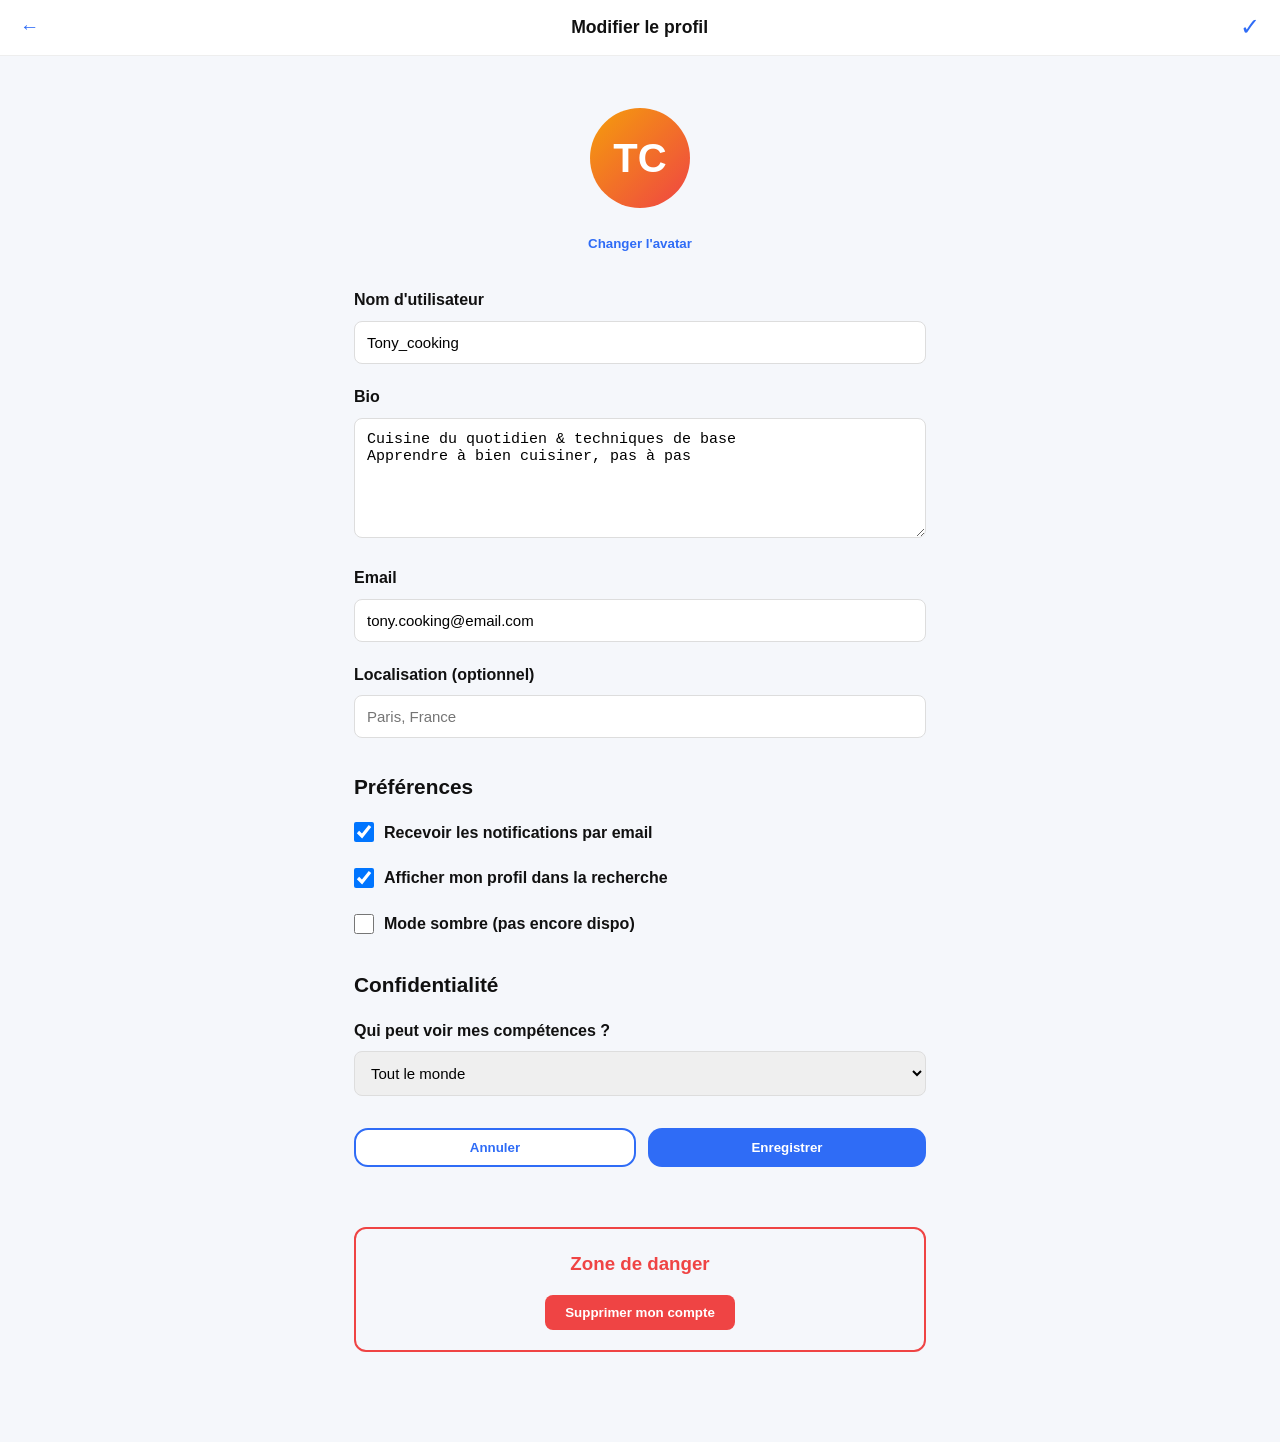
<file: mvp/frontend/edit-profil.html>
<!DOCTYPE html>
<html lang="fr">
<head>
    <meta charset="UTF-8">
    <meta name="viewport" content="width=device-width, initial-scale=1.0">
    <title>SkillSwap - Modifier mon profil</title>
    <link rel="stylesheet" href="style.css">
</head>
<body>
    <header class="topbar-simple">
        <a class="back" href="profil.html">←</a>
        <span class="header-title">Modifier le profil</span>
        <button class="save-btn">✓</button>
    </header>

    <main class="container edit-profile-container">
        
        <!-- Avatar -->
        <div class="edit-avatar-section">
            <div class="profile-avatar-big editable">TC</div>
            <button class="change-avatar-btn">Changer l'avatar</button>
        </div>

        <!-- Formulaire d'édition -->
        <form class="edit-profile-form">
            
            <div class="field">
                <label for="username">Nom d'utilisateur</label>
                <input type="text" id="username" value="Tony_cooking">
            </div>

            <div class="field">
                <label for="bio">Bio</label>
                <textarea id="bio" rows="3">Cuisine du quotidien & techniques de base
Apprendre à bien cuisiner, pas à pas</textarea>
            </div>

            <div class="field">
                <label for="email">Email</label>
                <input type="email" id="email" value="tony.cooking@email.com">
            </div>

            <div class="field">
                <label for="location">Localisation (optionnel)</label>
                <input type="text" id="location" placeholder="Paris, France">
            </div>

            <h2 class="section-title">Préférences</h2>

            <div class="field checkbox-field">
                <label>
                    <input type="checkbox" checked>
                    <span>Recevoir les notifications par email</span>
                </label>
            </div>

            <div class="field checkbox-field">
                <label>
                    <input type="checkbox" checked>
                    <span>Afficher mon profil dans la recherche</span>
                </label>
            </div>

            <div class="field checkbox-field">
                <label>
                    <input type="checkbox">
                    <span>Mode sombre (pas encore dispo)</span>
                </label>
            </div>

            <h2 class="section-title">Confidentialité</h2>

            <div class="field">
                <label for="visibility">Qui peut voir mes compétences ?</label>
                <select id="visibility">
                    <option value="public">Tout le monde</option>
                    <option value="contacts">Mes contacts uniquement</option>
                    <option value="private">Personne</option>
                </select>
            </div>

            <div class="actions">
                <button type="button" class="btn btn-outline" onclick="window.location.href='profil.html'">Annuler</button>
                <button type="submit" class="btn btn-blue">Enregistrer</button>
            </div>

        </form>

        <!-- Section danger zone -->
        <div class="danger-zone">
            <h3>Zone de danger</h3>
            <button class="btn-danger">Supprimer mon compte</button>
        </div>

    </main>

    <script src="script.js"></script>
    <script>
        // Gestion de la sauvegarde
        const form = document.querySelector('.edit-profile-form');
        
        form.addEventListener('submit', (e) => {
            e.preventDefault();
            
            const username = document.getElementById('username').value;
            const bio = document.getElementById('bio').value;
            
            console.log('Sauvegarde du profil:', { username, bio });
            
            // TODO: Envoyer ça à une API
            alert('Profil mis à jour !');
            
            // Redirection
            window.location.href = 'profil.html';
        });

        // Gestion du changement d'avatar
        // FIXME: Pas encore implémenté correctement
        const changeAvatarBtn = document.querySelector('.change-avatar-btn');
        changeAvatarBtn.addEventListener('click', () => {
            alert('Fonctionnalité en cours de développement 🚧');
        });
    </script>
</body>
</html>
</file>
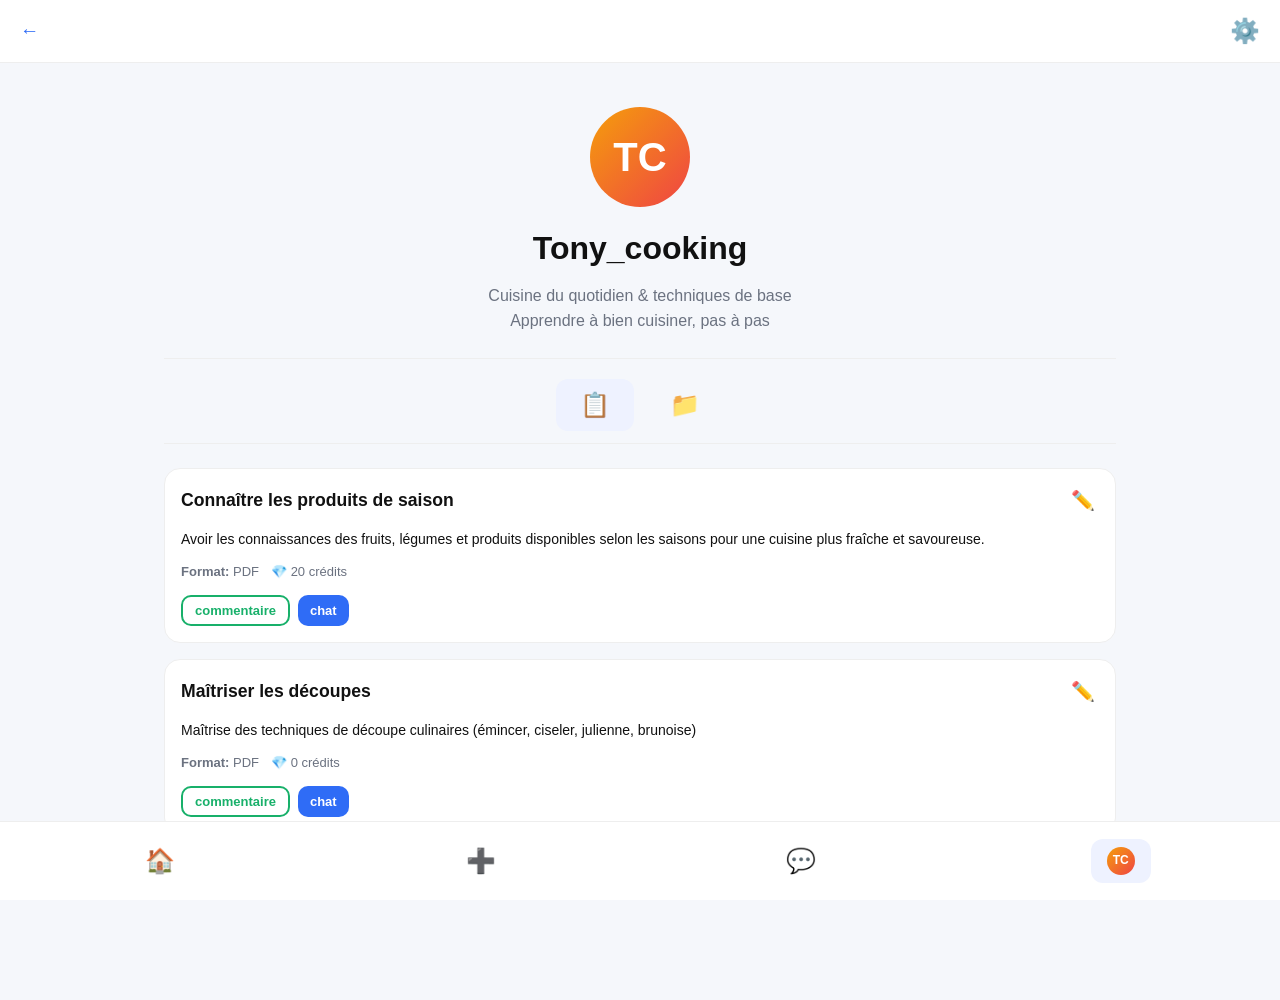
<file: mvp/frontend/profil.html>
<!DOCTYPE html>
<html lang="fr">
<head>
    <meta charset="UTF-8">
    <meta name="viewport" content="width=device-width, initial-scale=1.0">
    <title>SkillSwap - Mon Profil</title>
    <link rel="stylesheet" href="style.css">
</head>
<body>
    <header class="topbar-simple">
        <a class="back" href="index.html">←</a>
        <a href="edit-profil.html" class="settings-icon">⚙️</a>
    </header>

    <main class="container profile-container">
        <!-- En-tête du profil -->
        <div class="profile-header">
            <div class="profile-avatar-big">TC</div>
            <h1 class="profile-name">Tony_cooking</h1>
            <p class="profile-bio">Cuisine du quotidien & techniques de base<br>Apprendre à bien cuisiner, pas à pas</p>
        </div>

        <!-- Onglets -->
        <div class="profile-tabs">
            <button class="profile-tab active" data-tab="proposed">
                <span class="tab-icon">📋</span>
            </button>
            <button class="profile-tab" data-tab="unlocked">
                <span class="tab-icon">📁</span>
            </button>
        </div>

        <!-- Contenu des onglets -->
        <div class="tab-content">
            <!-- Onglet Compétences proposées -->
            <div id="proposed-tab" class="tab-pane active">
                
                <div class="skill-card">
                    <div class="skill-card-header">
                        <h3 class="skill-card-title">Connaître les produits de saison</h3>
                        <button class="edit-btn">✏️</button>
                    </div>
                    <div class="skill-card-body">
                        <p class="skill-desc">
                            Avoir les connaissances des fruits, légumes et produits disponibles selon les saisons
                            pour une cuisine plus fraîche et savoureuse.
                        </p>
                        <div class="skill-meta">
                            <span class="muted small"><strong>Format:</strong> PDF</span>
                            <span class="muted small">💎 20 crédits</span>
                        </div>
                    </div>
                    <div class="skill-card-footer">
                        <button class="btn-small btn-outline-small">commentaire</button>
                        <button class="btn-small btn-blue-small">chat</button>
                    </div>
                </div>

                <div class="skill-card">
                    <div class="skill-card-header">
                        <h3 class="skill-card-title">Maîtriser les découpes</h3>
                        <button class="edit-btn">✏️</button>
                    </div>
                    <div class="skill-card-body">
                        <p class="skill-desc">
                            Maîtrise des techniques de découpe culinaires (émincer, ciseler, julienne, brunoise)
                        </p>
                        <div class="skill-meta">
                            <span class="muted small"><strong>Format:</strong> PDF</span>
                            <span class="muted small">💎 0 crédits</span>
                        </div>
                    </div>
                    <div class="skill-card-footer">
                        <button class="btn-small btn-outline-small">commentaire</button>
                        <button class="btn-small btn-blue-small">chat</button>
                    </div>
                </div>

            </div>

            <!-- Onglet Compétences débloquées -->
            <div id="unlocked-tab" class="tab-pane">
                
                <div class="skill-card unlocked">
                    <div class="skill-card-header">
                        <h3 class="skill-card-title">Apprendre à utiliser Figma</h3>
                    </div>
                    <div class="skill-card-body">
                        <p class="muted small">Par @marie_design</p>
                        <div class="unlocked-format">
                            <span class="format-badge">📄 PDF</span>
                        </div>
                    </div>
                    <div class="skill-card-footer">
                        <button class="btn-small btn-outline-small">commentaire</button>
                        <button class="btn-small btn-blue-small">chat</button>
                    </div>
                </div>

                <div class="skill-card unlocked">
                    <div class="skill-card-header">
                        <h3 class="skill-card-title">Débuter en Python</h3>
                    </div>
                    <div class="skill-card-body">
                        <p class="muted small">Par @alex_code</p>
                        <div class="unlocked-format">
                            <span class="format-badge">🎥 Vidéo</span>
                        </div>
                    </div>
                    <div class="skill-card-footer">
                        <button class="btn-small btn-outline-small">commentaire</button>
                        <button class="btn-small btn-blue-small">chat</button>
                    </div>
                </div>

                <div class="skill-card unlocked">
                    <div class="skill-card-header">
                        <h3 class="skill-card-title">Lire un diagramme de crochet</h3>
                    </div>
                    <div class="skill-card-body">
                        <p class="muted small">Par @sam_crafts</p>
                        <div class="unlocked-format">
                            <span class="format-badge">📞 Zoom</span>
                        </div>
                    </div>
                    <div class="skill-card-footer">
                        <button class="btn-small btn-outline-small">commentaire</button>
                        <button class="btn-small btn-blue-small">chat</button>
                    </div>
                </div>

            </div>
        </div>
    </main>

    <!-- Navigation bottom bar -->
    <nav class="bottom-nav">
        <a href="index.html" class="nav-item">
            <span class="nav-icon">🏠</span>
        </a>
        <a href="ajout.html" class="nav-item">
            <span class="nav-icon">➕</span>
        </a>
        <a href="discussions.html" class="nav-item">
            <span class="nav-icon">💬</span>
        </a>
        <a href="profil.html" class="nav-item active">
            <span class="nav-icon profile-icon">TC</span>
        </a>
    </nav>

    <script src="script.js"></script>
    <script>
        // Gestion des onglets du profil
        // TODO: Améliorer ça, c'est un peu crade pour l'instant
        const tabs = document.querySelectorAll('.profile-tab');
        const panes = document.querySelectorAll('.tab-pane');

        tabs.forEach(tab => {
            tab.addEventListener('click', () => {
                // Retirer active de tous
                tabs.forEach(t => t.classList.remove('active'));
                panes.forEach(p => p.classList.remove('active'));
                
                // Ajouter active au cliqué
                tab.classList.add('active');
                const tabName = tab.getAttribute('data-tab');
                document.getElementById(tabName + '-tab').classList.add('active');
                
                console.log('Onglet changé:', tabName);
            });
        });
    </script>
</body>
</html>
</file>
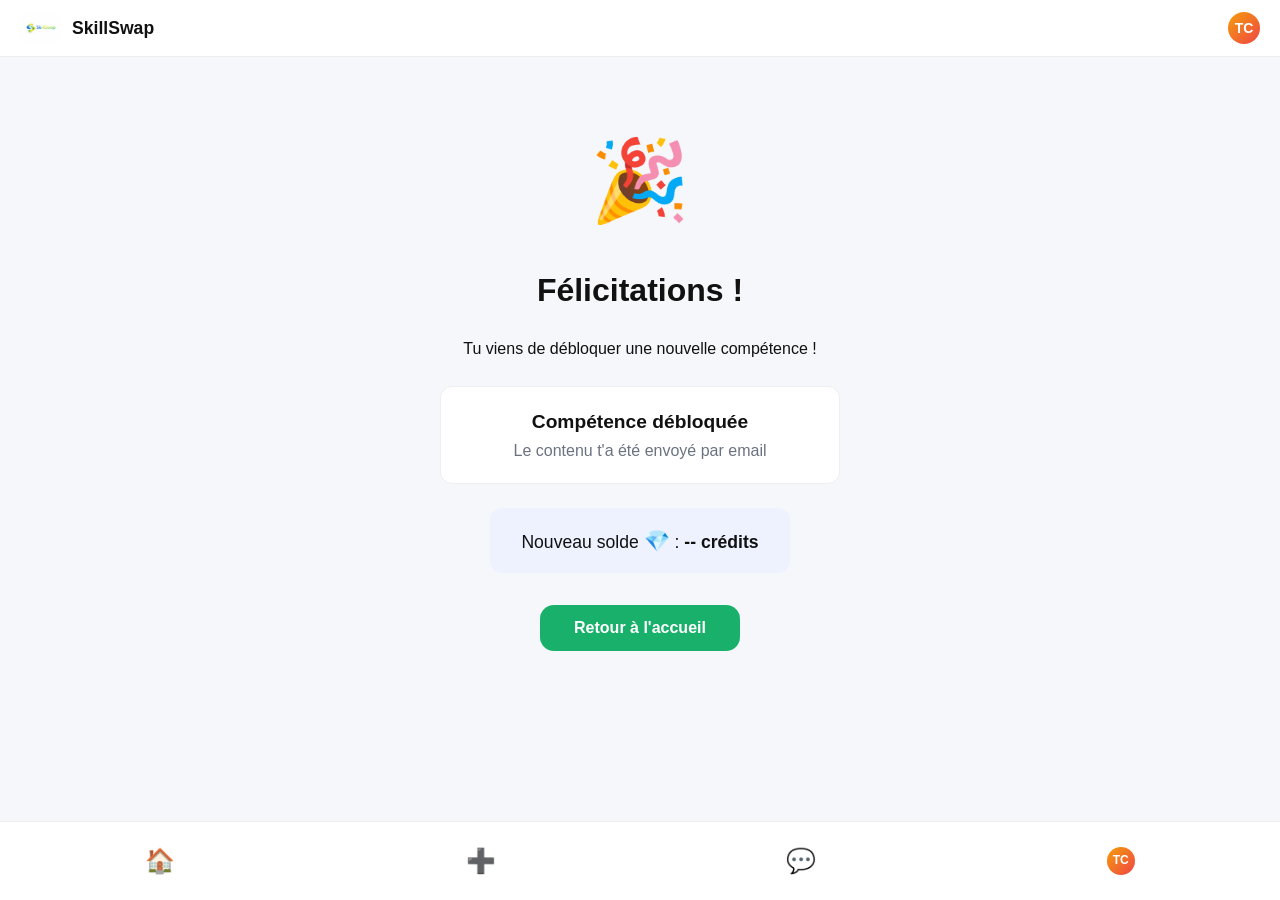
<file: mvp/frontend/success.html>
<!DOCTYPE html>
<html lang="fr">
<head>
    <meta charset="UTF-8">
    <meta name="viewport" content="width=device-width, initial-scale=1.0">
    <title>SkillSwap - Félicitations !</title>
    <link rel="stylesheet" href="style.css">
</head>
<body>
    <header class="topbar">
        <div class="brand">
            <img class="logo" src="assets/logo.png" alt="SkillSwap Logo">
            <span class="brand-name">SkillSwap</span>
        </div>
        
        <a href="profil.html" class="profile-dot-link">TC</a>
    </header>

    <main class="container" style="text-align: center; padding: 60px 20px;">
        <div style="font-size: 5rem; margin-bottom: 20px;">🎉</div>
        <h1>Félicitations !</h1>
        <p style="margin: 20px 0;">Tu viens de débloquer une nouvelle compétence !</p>

        <div style="background: #fff; border: 1px solid #eee; border-radius: 12px; padding: 20px; margin: 24px auto; max-width: 400px;">
            <strong style="font-size: 1.2rem;">Compétence débloquée</strong><br>
            <span style="color: #6b7280;">Le contenu t'a été envoyé par email</span>
        </div>

        <div style="background: #eef2ff; padding: 16px; border-radius: 12px; margin: 24px auto; max-width: 300px; font-size: 1.1rem;">
            Nouveau solde <span style="font-size: 1.3rem;">💎</span> : <strong id="newBalance">-- crédits</strong>
        </div>

        <div style="margin-top: 32px;">
            <a class="btn btn-green" href="index.html" style="display: inline-block; min-width: 200px;">Retour à l'accueil</a>
        </div>
    </main>

    <!-- Navigation bottom bar -->
    <nav class="bottom-nav">
        <a href="index.html" class="nav-item">
            <span class="nav-icon">🏠</span>
        </a>
        <a href="ajout.html" class="nav-item">
            <span class="nav-icon">➕</span>
        </a>
        <a href="discussions.html" class="nav-item">
            <span class="nav-icon">💬</span>
        </a>
        <a href="profil.html" class="nav-item">
            <span class="nav-icon profile-icon">TC</span>
        </a>
    </nav>

    <script src="script.js"></script>
    <script>
        // Afficher le nouveau solde de crédits
        window.addEventListener('load', () => {
            const savedCredits = localStorage.getItem('userCredits');
            if (savedCredits) {
                const credits = JSON.parse(savedCredits);
                document.getElementById('newBalance').textContent = credits + ' crédits';
            }
        });
    </script>
</body>
</html>
</file>
<file: mvp/frontend/style.css>
/* SkillSwap - Style principal 
   Projet MVP pour Epitech
   TODO: Améliorer le responsive sur mobile
   TODO: Ajouter un mode sombre
*/

/* Variables CSS - j'ai copié ça d'un tuto mais bon ça marche */
:root {
    --bg-color: #f5f7fb;
    --card-bg: #fff;
    --text-color: #111;
    --muted-color: #6b7280;
    --primary-blue: #2f6cf6;
    --primary-green: #18b06a;
    --border-radius: 18px;
    --border: 1px solid #eee;
}

/* Reset de base */
* {
    box-sizing: border-box;
    margin: 0;
    padding: 0;
}

body {
    font-family: Arial, sans-serif;
    background: var(--bg-color);
    color: var(--text-color);
    line-height: 1.6;
    padding-bottom: 70px; /* Pour la bottom nav */
}

a {
    color: inherit;
    text-decoration: none;
}

/* ==== HEADER ==== */
.topbar {
    display: flex;
    justify-content: space-between;
    align-items: center;
    padding: 12px 20px;
    background: var(--card-bg);
    border-bottom: var(--border);
}

.header-right {
    display: flex;
    align-items: center;
    gap: 12px;
}

.brand {
    display: flex;
    align-items: center;
    gap: 10px;
}

.logo {
    height: 28px;
    width: auto;
}

.logo-small {
    height: 24px;
    width: auto;
}

.brand-name {
    font-weight: 700;
    font-size: 1.1rem;
}

.credits {
    display: flex;
    align-items: center;
    gap: 6px;
    font-weight: 700;
    color: #0a8a55;
}

.gem {
    font-size: 1.2rem;
}

.profile-dot-link {
    width: 32px;
    height: 32px;
    border-radius: 50%;
    background: linear-gradient(135deg, #f59e0b, #ef4444);
    display: flex;
    align-items: center;
    justify-content: center;
    color: #fff;
    font-weight: 700;
    font-size: 14px;
}

/* Header simple pour les pages secondaires */
.topbar-simple {
    display: flex;
    justify-content: space-between;
    align-items: center;
    padding: 12px 20px;
    background: var(--card-bg);
    border-bottom: var(--border);
}

.header-title {
    font-weight: 700;
    font-size: 1.1rem;
}

.settings-icon {
    font-size: 1.5rem;
}

.save-btn {
    background: none;
    border: none;
    font-size: 1.5rem;
    color: var(--primary-blue);
    cursor: pointer;
}

/* Header chat */
.topbar-chat {
    display: flex;
    justify-content: space-between;
    align-items: center;
    padding: 12px 20px;
    background: var(--card-bg);
    border-bottom: var(--border);
}

.chat-header-info {
    flex: 1;
    text-align: center;
}

.info-btn {
    background: none;
    border: none;
    font-size: 1.3rem;
    cursor: pointer;
}

/* ==== CONTAINER PRINCIPAL ==== */
.container {
    max-width: 980px;
    margin: 0 auto;
    padding: 20px 14px;
}

/* ==== BARRE DE RECHERCHE ==== */
.searchbar {
    display: flex;
    align-items: center;
    gap: 10px;
    padding: 12px 14px;
    border-radius: 18px;
    background: #eef2ff;
    margin-bottom: 16px;
}

.search-ico {
    font-size: 1.2rem;
}

.searchbar input {
    border: 0;
    outline: 0;
    background: transparent;
    width: 100%;
    font-size: 15px;
}

/* ==== ONGLETS ==== */
.tabs {
    display: flex;
    gap: 8px;
    flex-wrap: wrap;
    margin: 16px 0;
}

.tab {
    border: none;
    cursor: pointer;
    padding: 8px 16px;
    border-radius: 18px;
    background: #eaf0ff;
    transition: all 0.2s ease;
}

.tab:hover {
    background: #d0e0ff;
}

.tab.active {
    background: var(--primary-blue);
    color: #fff;
}

/* ==== GRILLE DE CARTES ==== */
.cards {
    display: grid;
    gap: 16px;
    grid-template-columns: 1fr;
    margin-bottom: 80px;
}

/* Responsive - marche pas encore super bien sur petit écran */
@media (min-width: 768px) {
    .cards {
        grid-template-columns: repeat(2, 1fr);
    }
}

/* ==== CARTE INDIVIDUELLE ==== */
.card {
    background: var(--card-bg);
    border: var(--border);
    border-radius: var(--border-radius);
    padding: 14px;
    transition: transform 0.2s ease, box-shadow 0.2s ease;
}

.card:hover {
    transform: translateY(-2px);
    box-shadow: 0 4px 12px rgba(0, 0, 0, 0.1);
}

.card-head {
    display: flex;
    gap: 12px;
    align-items: center;
    margin-bottom: 12px;
}

.avatar {
    width: 44px;
    height: 44px;
    border-radius: 50%;
    display: flex;
    align-items: center;
    justify-content: center;
    color: #fff;
    font-weight: 700;
    font-size: 14px;
    flex-shrink: 0;
}

.card-title {
    margin: 0 0 4px 0;
    font-size: 1.1rem;
}

.muted {
    color: var(--muted-color);
}

.small {
    font-size: 13px;
}

.card-footer {
    display: flex;
    justify-content: space-between;
    align-items: center;
    margin-top: 12px;
    gap: 10px;
    flex-wrap: wrap;
}

/* ==== BOUTONS ==== */
.btn {
    border: none;
    cursor: pointer;
    font-weight: 700;
    padding: 10px 16px;
    border-radius: 14px;
    transition: all 0.2s ease;
    display: inline-block;
}

.btn-blue {
    background: var(--primary-blue);
    color: #fff;
}

.btn-blue:hover {
    background: #2557d6;
}

.btn-green {
    background: var(--primary-green);
    color: #fff;
}

.btn-green:hover {
    background: #158a54;
}

.btn-outline {
    background: #fff;
    border: 2px solid var(--primary-blue);
    color: var(--primary-blue);
}

.btn-outline:hover {
    background: var(--primary-blue);
    color: #fff;
}

.full {
    width: 100%;
    text-align: center;
}

/* Petits boutons pour le profil */
.btn-small {
    padding: 6px 12px;
    font-size: 13px;
    border-radius: 10px;
    border: none;
    cursor: pointer;
    font-weight: 600;
}

.btn-blue-small {
    background: var(--primary-blue);
    color: #fff;
}

.btn-outline-small {
    background: #fff;
    border: 2px solid var(--primary-green);
    color: var(--primary-green);
}

/* ==== NAVIGATION BOTTOM BAR ==== */
.bottom-nav {
    position: fixed;
    left: 0;
    right: 0;
    bottom: 0;
    display: flex;
    justify-content: space-around;
    align-items: center;
    background: var(--card-bg);
    border-top: var(--border);
    padding: 12px 0;
    z-index: 100;
}

.nav-item {
    display: flex;
    flex-direction: column;
    align-items: center;
    padding: 8px 16px;
    border-radius: 12px;
    transition: all 0.2s ease;
}

.nav-item.active {
    background: #eef2ff;
}

.nav-icon {
    font-size: 1.5rem;
}

.nav-icon.profile-icon {
    width: 28px;
    height: 28px;
    border-radius: 50%;
    background: linear-gradient(135deg, #f59e0b, #ef4444);
    display: flex;
    align-items: center;
    justify-content: center;
    color: #fff;
    font-weight: 700;
    font-size: 12px;
}

/* ==== PAGE DETAIL ==== */
.back {
    color: var(--primary-blue);
    font-weight: 700;
    cursor: pointer;
    font-size: 1.2rem;
}

.detail-head {
    text-align: center;
    padding: 20px 0;
}

.big-avatar {
    width: 80px;
    height: 80px;
    border-radius: 50%;
    display: flex;
    align-items: center;
    justify-content: center;
    color: #fff;
    font-weight: 700;
    font-size: 32px;
    margin: 0 auto 16px;
}

.detail-title {
    margin: 16px 0 8px;
}

.detail-author {
    color: var(--muted-color);
    margin-bottom: 12px;
}

.detail-rating {
    margin: 16px 0;
}

.stars {
    color: #f5b301;
    font-size: 1.2rem;
}

.detail-desc {
    text-align: left;
    margin: 24px 0;
    padding: 20px;
    background: #f9fafb;
    border-radius: 12px;
}

.detail-desc h2 {
    margin-bottom: 12px;
}

.detail-desc p {
    margin-bottom: 10px;
}

/* ==== COMMENTAIRES ==== */
.comments {
    margin-top: 32px;
}

.comments h2 {
    margin-bottom: 20px;
}

.comment-card {
    display: flex;
    gap: 12px;
    padding: 16px;
    background: #f9fafb;
    border-radius: 12px;
    margin-bottom: 12px;
}

.mini-avatar {
    width: 40px;
    height: 40px;
    border-radius: 50%;
    display: flex;
    align-items: center;
    justify-content: center;
    color: #fff;
    font-weight: 700;
    flex-shrink: 0;
}

.comment-top {
    display: flex;
    gap: 8px;
    align-items: center;
    margin-bottom: 8px;
}

.center {
    text-align: center;
}

/* ==== PAGE AJOUT ==== */
.page-title {
    margin-bottom: 24px;
}

.page-subtitle {
    margin: 24px 0 16px;
    font-size: 1.2rem;
}

.form {
    max-width: 600px;
}

.field {
    margin-bottom: 20px;
}

.field label {
    display: block;
    margin-bottom: 8px;
    font-weight: 600;
}

.field input,
.field textarea,
.field select {
    width: 100%;
    padding: 12px;
    border: 1px solid #ddd;
    border-radius: 8px;
    font-size: 15px;
}

.field textarea {
    min-height: 120px;
    resize: vertical;
}

.row {
    display: flex;
    gap: 10px;
    align-items: center;
}

.credits-mini {
    background: #eef2ff;
    padding: 8px 12px;
    border-radius: 8px;
    font-weight: 600;
    white-space: nowrap;
}

.select-arrow {
    font-size: 1.2rem;
}

.upload-box {
    border: 2px dashed #ddd;
    border-radius: 12px;
    padding: 40px;
    text-align: center;
    background: #fafafa;
    cursor: pointer;
    transition: all 0.2s ease;
}

.upload-box:hover {
    border-color: var(--primary-blue);
    background: #f0f4ff;
}

.upload-icon {
    font-size: 3rem;
    display: block;
    margin-bottom: 8px;
}

.actions {
    display: flex;
    gap: 12px;
    margin-top: 32px;
}

.actions .btn {
    flex: 1;
}

/* ==== PAGE PROFIL ==== */
.profile-container {
    padding-bottom: 80px;
}

.profile-header {
    text-align: center;
    padding: 24px 0;
    border-bottom: var(--border);
    margin-bottom: 20px;
}

.profile-avatar-big {
    width: 100px;
    height: 100px;
    border-radius: 50%;
    background: linear-gradient(135deg, #f59e0b, #ef4444);
    display: flex;
    align-items: center;
    justify-content: center;
    color: #fff;
    font-weight: 700;
    font-size: 40px;
    margin: 0 auto 16px;
}

.profile-name {
    margin: 12px 0 8px;
}

.profile-bio {
    color: var(--muted-color);
    max-width: 400px;
    margin: 0 auto;
}

/* Onglets du profil */
.profile-tabs {
    display: flex;
    justify-content: center;
    gap: 12px;
    margin: 20px 0;
    border-bottom: var(--border);
    padding-bottom: 12px;
}

.profile-tab {
    background: none;
    border: none;
    padding: 12px 24px;
    cursor: pointer;
    border-radius: 12px;
    transition: all 0.2s ease;
}

.profile-tab.active {
    background: #eef2ff;
}

.tab-icon {
    font-size: 1.5rem;
}

.tab-content {
    margin-top: 24px;
}

.tab-pane {
    display: none;
}

.tab-pane.active {
    display: block;
}

/* Cartes de compétence dans le profil */
.skill-card {
    background: var(--card-bg);
    border: var(--border);
    border-radius: 16px;
    padding: 16px;
    margin-bottom: 16px;
}

.skill-card-header {
    display: flex;
    justify-content: space-between;
    align-items: center;
    margin-bottom: 12px;
}

.skill-card-title {
    margin: 0;
    font-size: 1.1rem;
}

.edit-btn {
    background: none;
    border: none;
    font-size: 1.2rem;
    cursor: pointer;
    padding: 4px;
}

.skill-card-body {
    margin-bottom: 12px;
}

.skill-desc {
    font-size: 14px;
    line-height: 1.6;
    margin-bottom: 12px;
}

.skill-meta {
    display: flex;
    gap: 12px;
    flex-wrap: wrap;
}

.skill-card-footer {
    display: flex;
    gap: 8px;
}

.skill-card.unlocked {
    background: #f9fafb;
}

.unlocked-format {
    margin-top: 8px;
}

.format-badge {
    display: inline-block;
    padding: 6px 12px;
    background: var(--primary-blue);
    color: #fff;
    border-radius: 8px;
    font-size: 13px;
    font-weight: 600;
}

.add-skill-btn {
    width: 56px;
    height: 56px;
    border-radius: 50%;
    background: var(--primary-green);
    color: #fff;
    border: none;
    font-size: 2rem;
    cursor: pointer;
    position: fixed;
    bottom: 90px;
    right: 20px;
    box-shadow: 0 4px 12px rgba(0, 0, 0, 0.2);
    z-index: 50;
}

/* ==== PAGE DISCUSSIONS ==== */
.discussions-list {
    margin-top: 20px;
}

.discussion-item {
    display: flex;
    gap: 12px;
    padding: 16px;
    background: var(--card-bg);
    border: var(--border);
    border-radius: 12px;
    margin-bottom: 12px;
    transition: all 0.2s ease;
}

.discussion-item:hover {
    background: #f9fafb;
}

.discussion-avatar {
    width: 48px;
    height: 48px;
    border-radius: 50%;
    display: flex;
    align-items: center;
    justify-content: center;
    color: #fff;
    font-weight: 700;
    font-size: 20px;
    flex-shrink: 0;
}

.discussion-content {
    flex: 1;
}

.discussion-header {
    display: flex;
    align-items: center;
    gap: 8px;
    margin-bottom: 4px;
}

.discussion-name {
    font-size: 1.05rem;
}

.discussion-badge {
    color: var(--primary-blue);
    font-size: 1.2rem;
}

.discussion-users {
    font-size: 13px;
    color: var(--muted-color);
    margin-bottom: 4px;
}

.discussion-preview {
    font-size: 14px;
    color: var(--muted-color);
}

.discussion-time {
    text-align: right;
}

.empty-state {
    text-align: center;
    padding: 60px 20px;
}

.empty-icon {
    font-size: 4rem;
    display: block;
    margin-bottom: 16px;
}

.empty-text {
    color: var(--muted-color);
}

/* ==== PAGE CHAT ==== */
.chat-container {
    max-width: 980px;
    margin: 0 auto;
    padding: 20px 14px 80px;
    min-height: calc(100vh - 140px);
}

.messages {
    display: flex;
    flex-direction: column;
    gap: 16px;
    max-height: calc(100vh - 200px);
    overflow-y: auto;
}

.message {
    display: flex;
    gap: 10px;
}

.message.message-me {
    justify-content: flex-end;
}

.message-avatar {
    width: 32px;
    height: 32px;
    border-radius: 50%;
    background: linear-gradient(135deg, #3b82f6, #8b5cf6);
    display: flex;
    align-items: center;
    justify-content: center;
    color: #fff;
    font-weight: 700;
    font-size: 12px;
    flex-shrink: 0;
}

.message-bubble {
    max-width: 70%;
    padding: 12px 16px;
    border-radius: 16px;
    background: #f3f4f6;
}

.message-me .message-bubble {
    background: var(--primary-blue);
    color: #fff;
}

.message-author {
    display: block;
    font-size: 13px;
    margin-bottom: 4px;
}

.message-me .message-author {
    color: rgba(255, 255, 255, 0.9);
}

.message-bubble p {
    margin: 0 0 4px 0;
}

.message-time {
    font-size: 11px;
    color: var(--muted-color);
}

.message-me .message-time {
    color: rgba(255, 255, 255, 0.7);
}

/* Animation typing */
.typing-indicator {
    display: flex;
    gap: 4px;
    padding: 8px 0;
}

.typing-indicator span {
    width: 8px;
    height: 8px;
    border-radius: 50%;
    background: var(--muted-color);
    animation: typing 1.4s infinite;
}

.typing-indicator span:nth-child(2) {
    animation-delay: 0.2s;
}

.typing-indicator span:nth-child(3) {
    animation-delay: 0.4s;
}

@keyframes typing {
    0%, 60%, 100% {
        opacity: 0.3;
    }
    30% {
        opacity: 1;
    }
}

/* Input chat */
.chat-input-container {
    position: fixed;
    bottom: 0;
    left: 0;
    right: 0;
    display: flex;
    gap: 8px;
    align-items: center;
    padding: 12px 16px;
    background: var(--card-bg);
    border-top: var(--border);
}

.chat-input {
    flex: 1;
    padding: 10px 14px;
    border: 1px solid #ddd;
    border-radius: 20px;
    font-size: 15px;
    outline: none;
}

.emoji-btn,
.send-btn {
    width: 40px;
    height: 40px;
    border-radius: 50%;
    border: none;
    background: #f3f4f6;
    font-size: 1.3rem;
    cursor: pointer;
    display: flex;
    align-items: center;
    justify-content: center;
}

.send-btn {
    background: var(--primary-blue);
    color: #fff;
}

/* ==== PAGE ÉDITION PROFIL ==== */
.edit-profile-container {
    max-width: 600px;
}

.edit-avatar-section {
    text-align: center;
    margin: 32px 0;
}

.profile-avatar-big.editable {
    cursor: pointer;
}

.change-avatar-btn {
    background: none;
    border: none;
    color: var(--primary-blue);
    font-weight: 600;
    cursor: pointer;
    margin-top: 12px;
}

.section-title {
    margin: 32px 0 16px;
    font-size: 1.3rem;
}

.checkbox-field label {
    display: flex;
    align-items: center;
    gap: 10px;
    cursor: pointer;
}

.checkbox-field input[type="checkbox"] {
    width: 20px;
    height: 20px;
    cursor: pointer;
}

.danger-zone {
    margin-top: 60px;
    padding: 20px;
    border: 2px solid #ef4444;
    border-radius: 12px;
    text-align: center;
}

.danger-zone h3 {
    color: #ef4444;
    margin-bottom: 16px;
}

.btn-danger {
    background: #ef4444;
    color: #fff;
    border: none;
    padding: 10px 20px;
    border-radius: 8px;
    font-weight: 600;
    cursor: pointer;
}

/* J'ai laissé ça pour tester plus tard */
/* 
.test-animation {
    animation: slideIn 0.3s ease;
}

@keyframes slideIn {
    from { transform: translateY(20px); opacity: 0; }
    to { transform: translateY(0); opacity: 1; }
}
*/
</file>
